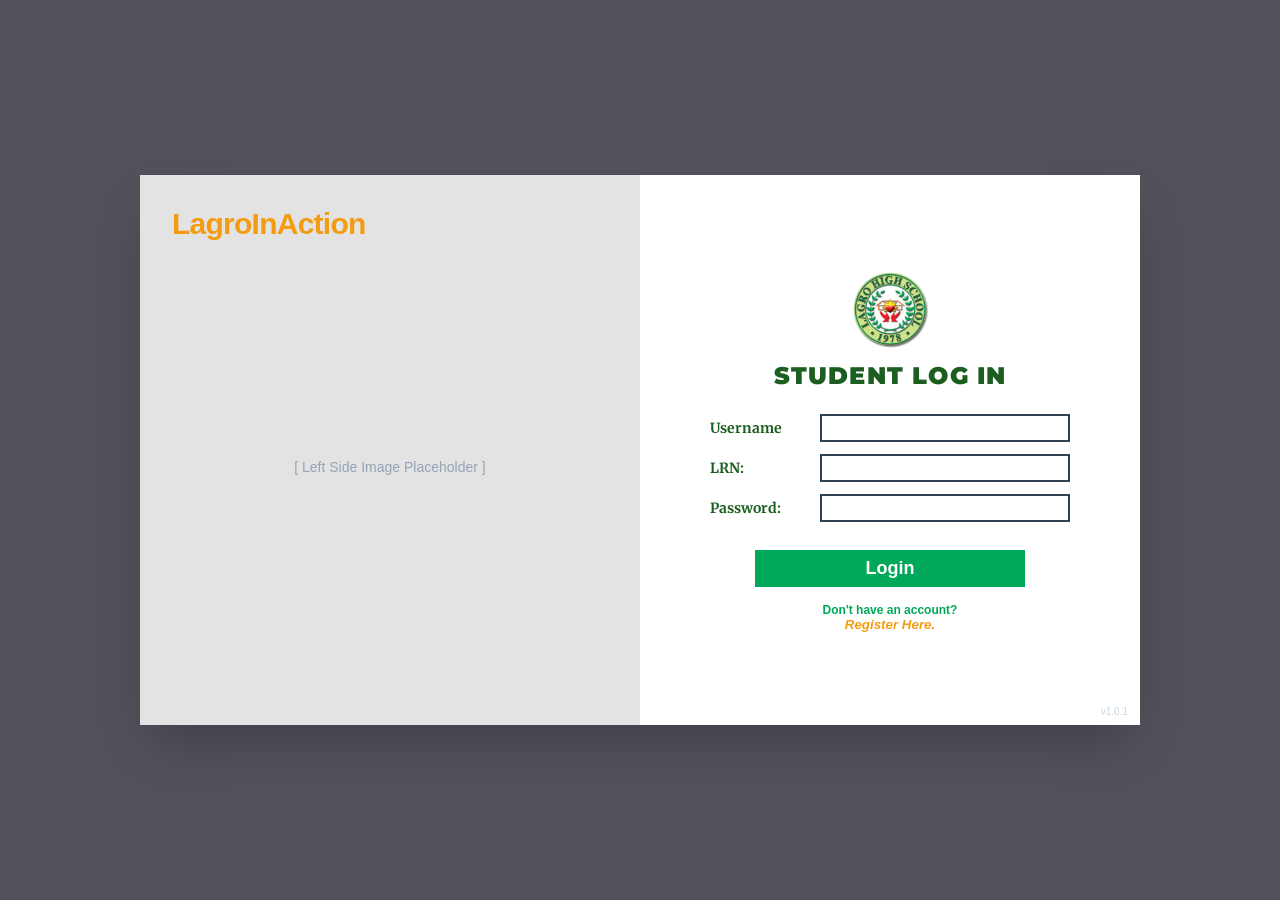
<file: Bullying System/Starting Page/index.html>
<!DOCTYPE html>
<html lang="en">
<head>
    <meta charset="UTF-8">
    <meta name="viewport" content="width=device-width, initial-scale=1.0">
    <title>LagroInAction - Auth Portal</title>
    <link rel="stylesheet" href="style.css">
</head>
<body>

    <!-- FLOATING MAIN CONTAINER -->
    <div class="main-container">
        
        <!-- ================= LEFT HALF: IMAGE PLACEHOLDER ================= -->
        <div class="left-panel">
            <div class="brand-title">LagroInAction</div>
            <div class="image-placeholder-text">[ Left Side Image Placeholder ]</div>
        </div>

        <!-- ================= RIGHT HALF: FORMS CONTAINER ================= -->
        <div class="right-panel">
            
            <!-- CIRCULAR SCHOOL LOGO -->
            <div class="logo-container">
                <img src="logo.png" 
                     alt="Lagro High School Logo">
            </div>

            <!-- ================= 1. STUDENT LOG IN FORM ================= -->
            <div id="studentLoginSection" class="form-section">
                <h2 class="form-title">STUDENT LOG IN</h2>

                <form onsubmit="event.preventDefault();" class="auth-form">
                    <div class="form-group">
                        <label class="form-label">Username</label>
                        <input type="text" required class="form-input">
                    </div>

                    <div class="form-group">
                        <label class="form-label">LRN:</label>
                        <input type="text" required class="form-input">
                    </div>

                    <div class="form-group">
                        <label class="form-label">Password:</label>
                        <input type="password" required class="form-input">
                    </div>

                    <div class="button-container">
                        <button type="submit" class="btn-submit">Login</button>
                    </div>
                </form>

                <div class="switch-link-container">
                    <span class="switch-text">Don't have an account?</span>
                    <button onclick="showForm('studentSignupSection')" class="btn-switch">Register Here.</button>
                </div>
            </div>

            <!-- ================= 2. STUDENT SIGN UP FORM ================= -->
            <div id="studentSignupSection" class="form-section hidden">
                <h2 class="form-title">STUDENT SIGN UP</h2>

                <form onsubmit="event.preventDefault();" class="auth-form">
                    <div class="form-group">
                        <label class="form-label form-label-wide">Full Name:</label>
                        <input type="text" required class="form-input">
                    </div>

                    <div class="form-group">
                        <label class="form-label form-label-wide">Username:</label>
                        <input type="text" required class="form-input">
                    </div>

                    <div class="form-group">
                        <label class="form-label form-label-wide">LRN:</label>
                        <input type="text" required class="form-input">
                    </div>

                    <div class="form-group">
                        <label class="form-label form-label-wide">Grade & Section:</label>
                        <input type="text" required class="form-input">
                    </div>

                    <div class="form-group">
                        <label class="form-label form-label-wide">Adviser:</label>
                        <input type="text" required class="form-input">
                    </div>

                    <div class="form-group">
                        <label class="form-label form-label-wide">Email:</label>
                        <input type="email" required class="form-input">
                    </div>

                    <div class="form-group">
                        <label class="form-label form-label-wide">Password:</label>
                        <input type="password" required class="form-input">
                    </div>

                    <div class="form-group">
                        <label class="form-label form-label-wide">Re-Enter Password:</label>
                        <input type="password" required class="form-input">
                    </div>

                    <div class="button-container">
                        <button type="submit" class="btn-submit">Register</button>
                    </div>
                </form>

                <div class="switch-link-container">
                    <span class="switch-text">Already have an account?</span>
                    <button onclick="showForm('studentLoginSection')" class="btn-switch">Login Here.</button>
                </div>
            </div>

            <!-- ================= 3. ADMIN LOG IN FORM ================= -->
            <div id="adminLoginSection" class="form-section hidden">
                <h2 class="form-title">ADMIN LOG IN</h2>

                <form onsubmit="event.preventDefault();" class="auth-form">
                    <div class="form-group">
                        <label class="form-label">User:</label>
                        <input type="text" required class="form-input">
                    </div>

                    <div class="form-group">
                        <label class="form-label">Password:</label>
                        <input type="password" required class="form-input">
                    </div>

                    <div class="button-container">
                        <button type="submit" class="btn-submit">Login</button>
                    </div>
                </form>

                <div class="switch-link-container">
                    <span class="switch-text">Not an admin?</span>
                    <button onclick="showForm('studentLoginSection')" class="btn-switch">Back to Student Log In.</button>
                </div>
            </div>

            <!-- Secret trigger for Admin Portal -->
            <button onclick="showForm('adminLoginSection')" class="secret-admin-trigger">
                v1.0.1
            </button>

        </div>
    </div>

    <script src="app.js"></script>
</body>
</html>
</file>
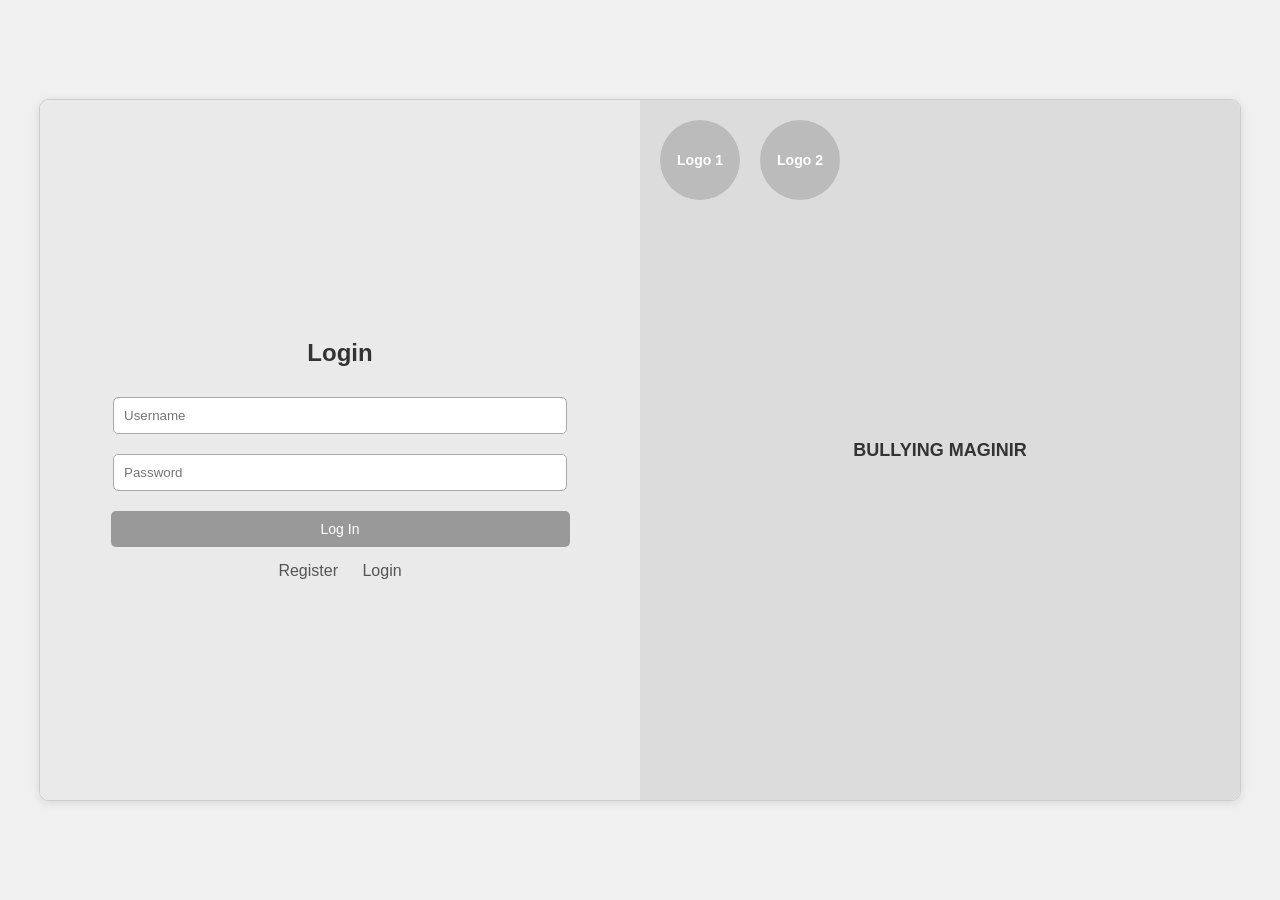
<file: Bullying System/Starting Page/login.html>
<!DOCTYPE html>
<html lang="en">
<head>
  <meta charset="UTF-8">
  <title>School Bullying Reporting System</title>
  <style>
    body {
      font-family: Arial, sans-serif;
      background: #f0f0f0; 
      margin: 0;
      height: 100vh;
      display: flex;
      justify-content: center;
      align-items: center;
    }

    .container {
      display: flex;
      width: 1200px; 
      height: 700px;  
      border: 1px solid #ccc;
      border-radius: 10px;
      overflow: hidden;
      box-shadow: 0px 2px 10px rgba(0,0,0,0.1);
      transition: all 0.6s ease;
      background: #fff;
    }

    .form-box, .image-box {
      flex: 1;
      padding: 30px;
    }

    .form-box {
      background: #eaeaea; 
      display: flex;
      flex-direction: column;
      justify-content: center;
      align-items: center;
    }

    .form-box h2 {
      margin-bottom: 20px;
      color: #333;
      text-align: center;
    }

    .form-box form {
      display: flex;
      flex-direction: column;
      align-items: center;
      width: 100%;
    }

    .form-box input {
      width: 80%;
      padding: 10px;
      margin: 10px 0;
      border: 1px solid #aaa;
      border-radius: 5px;
      text-align: left;
    }

    .form-box button {
      width: 85%;
      padding: 10px;
      background: #999;
      border: none;
      border-radius: 5px;
      color: white;
      font-size: 14px;
      cursor: pointer;
      margin-top: 10px;
    }

    .form-box button:hover {
      background: #777;
    }

    .links {
      margin-top: 15px;
      text-align: center;
    }

    .links a {
      text-decoration: none;
      color: #555;
      margin: 0 10px;
      cursor: pointer;
    }

    .links a:hover {
      text-decoration: underline;
    }

    .image-box {
      background: #dcdcdc; 
      position: relative; 
      display: flex;
      justify-content: center;
      align-items: center;
      color: #333;
      font-size: 18px;
      font-weight: bold;
    }

    .logo {
      position: absolute;
      top: 20px;
      width: 80px;
      height: 80px;
      background: #bbb;
      border-radius: 50%;
      display: flex;
      justify-content: center;
      align-items: center;
      font-size: 14px;
      color: #fff;
    }

    .logo1 {
      left: 20px;
    }

    .logo2 {
      left: 120px; 
    }

    .switched {
      flex-direction: row-reverse;
      transform: translateX(20px); 
    }
  </style>
</head>
<body>
  <div class="container" id="container">
    <!-- Form Section -->
    <div class="form-box">
      <h2 id="form-title">Login</h2>
      <form id="form">
        <input type="text" placeholder="Username" required>
        <input type="password" placeholder="Password" required>
        <button type="submit">Log In</button>
      </form>
      <div class="links">
        <a onclick="switchForm('register')">Register</a>
        <a onclick="switchForm('login')">Login</a>
      </div>
    </div>

    <!-- Image Section -->
    <div class="image-box">
      <div class="logo logo1">Logo 1</div>
      <div class="logo logo2">Logo 2</div>
      <p>BULLYING MAGINIR</p>
    </div>
  </div>

  <script>
    function switchForm(type) {
      const container = document.getElementById('container');
      const formTitle = document.getElementById('form-title');
      const form = document.getElementById('form');

      if (type === 'register') {
        container.classList.add('switched');
        formTitle.textContent = "Register";
        form.innerHTML = `
          <input type="text" placeholder="Full Name" required>
          <input type="text" placeholder="Username" required>
          <input type="text" placeholder="LRN" required>
          <input type="password" placeholder="Password" required>
          <input type="password" placeholder="Re-enter Password" required>
          <button type="submit">Register</button>
        `;
      } else {
        container.classList.remove('switched');
        formTitle.textContent = "Login";
        form.innerHTML = `
          <input type="text" placeholder="Username" required>
          <input type="password" placeholder="Password" required>
          <button type="submit">Log In</button>
        `;
      }
    }
  </script>
</body>
</html>
</file>
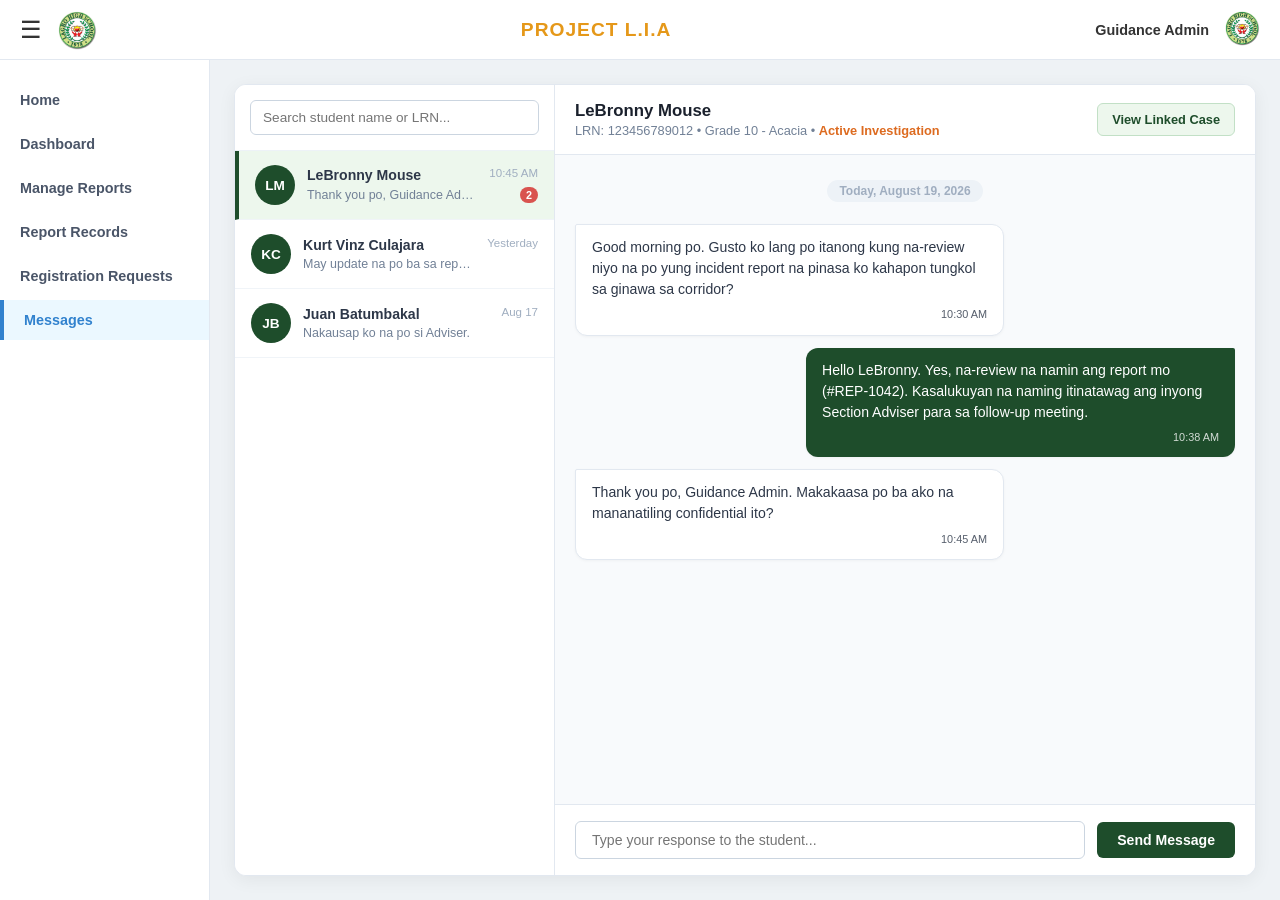
<file: Bullying System/Admin Page/Admin Chat/adminmessage.html>
<!DOCTYPE html>
<html lang="en">
<head>
    <meta charset="UTF-8">
    <meta name="viewport" content="width=device-width, initial-scale=1.0">
    <title>LagroInAction - Admin Messages</title>
    <link rel="stylesheet" href="adminmessage.css">
</head>
<body>

    <!-- TOP NAVIGATION BAR -->
    <header class="topbar">
        <div class="topbar-left">
            <button onclick="toggleSidebar()" class="menu-btn" title="Toggle Menu">☰</button>
            <img src="logo.png" alt="School Logo" class="topbar-logo">
        </div>

        <div class="topbar-center">
            PROJECT L.I.A
        </div>

        <div class="topbar-right">
            <span class="user-name">Guidance Admin</span>
            <div class="profile-link">
                <img src="logo.png" alt="Admin Profile" class="profile-pic">
            </div>
        </div>
    </header>

    <!-- MAIN BODY CONTAINER -->
    <div class="app-body">

        <!-- FIXED SIDEBAR -->
        <aside id="sidebar" class="sidebar">
            <ul class="nav-list">
                <li class="nav-item"><a href="../homepage/homepage.html">Home</a></li>
                <li class="nav-item"><a href="../dashboard/admin.html">Dashboard</a></li>
                <li class="nav-item"><a href="../Manage Reports/manage.html">Manage Reports</a></li>
                <li class="nav-item"><a href="../Report Records/reportrecords.html">Report Records</a></li>
                <li class="nav-item"><a href="../Request Account/requestregister.html">Registration Requests</a></li>
                <li class="nav-item active"><a href="adminmessage.html">Messages</a></li>
            </ul>
        </aside>

        <!-- MAIN CONTENT AREA WITH FLOATING CARD WRAPPER -->
        <main class="main-content">
            <div class="chat-card">

                <!-- INBOX SIDEBAR (STUDENT LIST) -->
                <div class="chat-sidebar">
                    <div class="chat-search-box">
                        <input type="text" id="studentSearch" placeholder="Search student name or LRN..." onkeyup="filterStudents()">
                    </div>

                    <div class="student-list" id="studentList">
                        <!-- STUDENT ITEM 1 -->
                        <div class="student-item active" onclick="selectStudent(1, 'LeBronny Mouse', '123456789012', 'Grade 10 - Acacia', 'Active Investigation', event)">
                            <div class="student-avatar">LM</div>
                            <div class="student-info">
                                <div class="student-top">
                                    <span class="student-name">LeBronny Mouse</span>
                                    <span class="chat-time">10:45 AM</span>
                                </div>
                                <div class="student-bottom">
                                    <span class="last-msg">Thank you po, Guidance Admin.</span>
                                    <span class="unread-badge">2</span>
                                </div>
                            </div>
                        </div>

                        <!-- STUDENT ITEM 2 -->
                        <div class="student-item" onclick="selectStudent(2, 'Kurt Vinz Culajara', '123456789011', 'Grade 11 - Bill Gates', 'Pending Review', event)">
                            <div class="student-avatar">KC</div>
                            <div class="student-info">
                                <div class="student-top">
                                    <span class="student-name">Kurt Vinz Culajara</span>
                                    <span class="chat-time">Yesterday</span>
                                </div>
                                <div class="student-bottom">
                                    <span class="last-msg">May update na po ba sa report ko?</span>
                                </div>
                            </div>
                        </div>

                        <!-- STUDENT ITEM 3 -->
                        <div class="student-item" onclick="selectStudent(3, 'Juan Batumbakal', '987654321098', 'Grade 11 - Alan Turing', 'Resolved Case', event)">
                            <div class="student-avatar">JB</div>
                            <div class="student-info">
                                <div class="student-top">
                                    <span class="student-name">Juan Batumbakal</span>
                                    <span class="chat-time">Aug 17</span>
                                </div>
                                <div class="student-bottom">
                                    <span class="last-msg">Nakausap ko na po si Adviser.</span>
                                </div>
                            </div>
                        </div>
                    </div>
                </div>

                <!-- CHAT MAIN WORKSPACE -->
                <div class="chat-main">
                    
                    <!-- CHAT HEADER -->
                    <div class="chat-header">
                        <div class="active-student-details">
                            <h3 id="activeStudentName">LeBronny Mouse</h3>
                            <p id="activeStudentSub">LRN: 123456789012 • Grade 10 - Acacia • <span class="status-tag">Active Investigation</span></p>
                        </div>
                        <button class="btn btn-scan" onclick="viewCaseDetails()">View Linked Case</button>
                    </div>

                    <!-- CHAT MESSAGES THREAD -->
                    <div class="chat-messages" id="chatMessages">
                        <div class="system-date">Today, August 19, 2026</div>

                        <!-- STUDENT MESSAGE -->
                        <div class="message msg-incoming">
                            <div class="msg-bubble">
                                Good morning po. Gusto ko lang po itanong kung na-review niyo na po yung incident report na pinasa ko kahapon tungkol sa ginawa sa corridor?
                                <span class="msg-time">10:30 AM</span>
                            </div>
                        </div>

                        <!-- ADMIN MESSAGE -->
                        <div class="message msg-outgoing">
                            <div class="msg-bubble">
                                Hello LeBronny. Yes, na-review na namin ang report mo (#REP-1042). Kasalukuyan na naming itinatawag ang inyong Section Adviser para sa follow-up meeting.
                                <span class="msg-time">10:38 AM</span>
                            </div>
                        </div>

                        <!-- STUDENT MESSAGE -->
                        <div class="message msg-incoming">
                            <div class="msg-bubble">
                                Thank you po, Guidance Admin. Makakaasa po ba ako na mananatiling confidential ito?
                                <span class="msg-time">10:45 AM</span>
                            </div>
                        </div>
                    </div>

                    <!-- CHAT INPUT AREA -->
                    <form class="chat-input-area" onsubmit="sendMessage(event)">
                        <input type="text" id="messageInput" placeholder="Type your response to the student..." required autocomplete="off">
                        <button type="submit" class="btn-send">Send Message</button>
                    </form>

                </div>

            </div>
        </main>
    </div>

    <script src="adminmessage.js"></script>
</body>
</html>
</file>
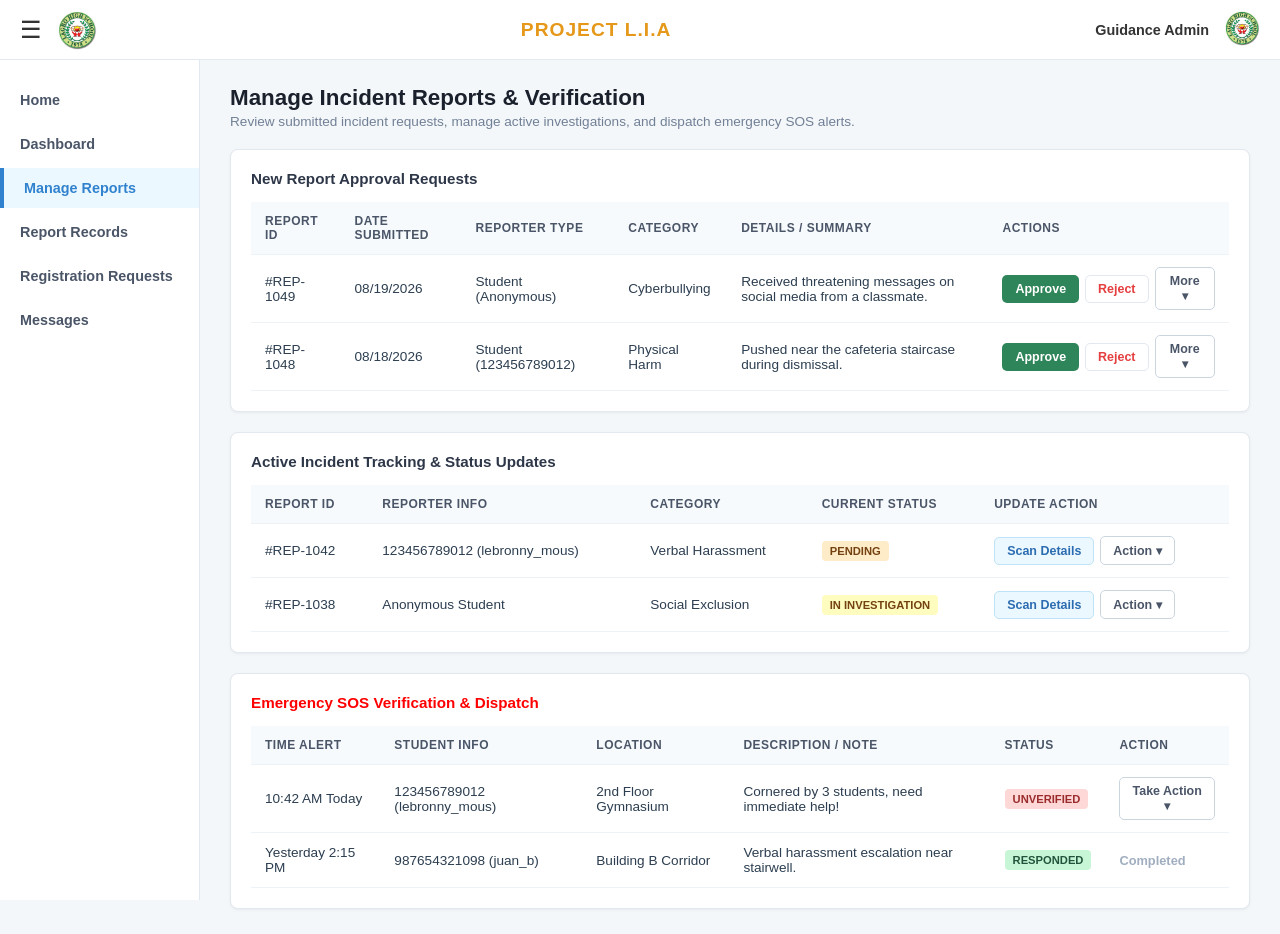
<file: Bullying System/Admin Page/Manage Reports/manage.html>
<!DOCTYPE html>
<html lang="en">
<head>
    <meta charset="UTF-8">
    <meta name="viewport" content="width=device-width, initial-scale=1.0">
    <title>LagroInAction - Manage Reports</title>
    <link rel="stylesheet" href="manage.css">
</head>
<body>

    <!-- TOP NAVIGATION BAR -->
    <header class="topbar">
        <div class="topbar-left">
            <button onclick="toggleSidebar()" class="menu-btn" title="Toggle Menu">☰</button>
            <img src="logo.png" alt="School Logo" class="topbar-logo">
        </div>

        <div class="topbar-center">
            PROJECT L.I.A
        </div>

        <div class="topbar-right">
            <span class="user-name">Guidance Admin</span>
            <div class="profile-link">
                <img src="logo.png" alt="Admin Profile" class="profile-pic">
            </div>
        </div>
    </header>

    <!-- MAIN BODY CONTAINER -->
    <div class="app-body">

        <!-- FIXED SIDEBAR (MATCHES ADMIN DASHBOARD STYLE) -->
        <aside id="sidebar" class="sidebar">
            <ul class="nav-list">
                <li class="nav-item"><a href="../homepage/homepage.html">Home</a></li>
                <li class="nav-item"><a href="../dashboard/admin.html">Dashboard</a></li>
                <li class="nav-item active"><a href="manage.html">Manage Reports</a></li>
                <li class="nav-item"><a href="../Report Records/reportrecords.html">Report Records</a></li>
                <li class="nav-item"><a href="../Request Account/requestregister.html">Registration Requests</a></li>
                <li class="nav-item"><a href="../Admin Chat/adminmessage.html">Messages</a></li>
            </ul>
        </aside>

        <!-- MAIN CONTENT AREA -->
        <main class="main-content">

            <div class="dashboard-header">
                <h2>Manage Incident Reports & Verification</h2>
                <p>Review submitted incident requests, manage active investigations, and dispatch emergency SOS alerts.</p>
            </div>

            <!-- TABLE 1: REPORT REQUEST APPROVALS -->
            <section class="table-card">
                <div class="table-card-header">
                    <h3>New Report Approval Requests</h3>
                </div>
                <div class="table-responsive">
                    <table class="data-table">
                        <thead>
                            <tr>
                                <th>Report ID</th>
                                <th>Date Submitted</th>
                                <th>Reporter Type</th>
                                <th>Category</th>
                                <th>Details / Summary</th>
                                <th>Actions</th>
                            </tr>
                        </thead>
                        <tbody>
                            <tr>
                                <td>#REP-1049</td>
                                <td>08/19/2026</td>
                                <td>Student (Anonymous)</td>
                                <td>Cyberbullying</td>
                                <td>Received threatening messages on social media from a classmate.</td>
                                <td>
                                    <div class="action-buttons">
                                        <button class="btn btn-approve" onclick="approveReport(this)">Approve</button>
                                        <button class="btn btn-reject" onclick="rejectReport(this)">Reject</button>
                                        
                                        <div class="dropdown">
                                            <button class="btn btn-more" onclick="toggleDropdown(this)">More ▾</button>
                                            <div class="dropdown-menu">
                                                <button onclick="suspendStudent('#REP-1049')">Suspend Reporter</button>
                                                <button class="danger-item" onclick="banStudent('#REP-1049')">Ban Account</button>
                                            </div>
                                        </div>
                                    </div>
                                </td>
                            </tr>
                            <tr>
                                <td>#REP-1048</td>
                                <td>08/18/2026</td>
                                <td>Student (123456789012)</td>
                                <td>Physical Harm</td>
                                <td>Pushed near the cafeteria staircase during dismissal.</td>
                                <td>
                                    <div class="action-buttons">
                                        <button class="btn btn-approve" onclick="approveReport(this)">Approve</button>
                                        <button class="btn btn-reject" onclick="rejectReport(this)">Reject</button>
                                        
                                        <div class="dropdown">
                                            <button class="btn btn-more" onclick="toggleDropdown(this)">More ▾</button>
                                            <div class="dropdown-menu">
                                                <button onclick="suspendStudent('#REP-1048')">Suspend Reporter</button>
                                                <button class="danger-item" onclick="banStudent('#REP-1048')">Ban Account</button>
                                            </div>
                                        </div>
                                    </div>
                                </td>
                            </tr>
                        </tbody>
                    </table>
                </div>
            </section>

            <!-- TABLE 2: PENDING & IN INVESTIGATION REPORTS -->
            <section class="table-card">
                <div class="table-card-header">
                    <h3>Active Incident Tracking & Status Updates</h3>
                </div>
                <div class="table-responsive">
                    <table class="data-table">
                        <thead>
                            <tr>
                                <th>Report ID</th>
                                <th>Reporter Info</th>
                                <th>Category</th>
                                <th>Current Status</th>
                                <th>Update Action</th>
                            </tr>
                        </thead>
                        <tbody>
                            <!-- KNOWN REPORTER ROW -->
                            <tr>
                                <td>#REP-1042</td>
                                <td>123456789012 (lebronny_mous)</td>
                                <td>Verbal Harassment</td>
                                <td><span class="badge badge-warning">PENDING</span></td>
                                <td>
                                    <div class="action-buttons">
                                        <button class="btn btn-scan" onclick="openReportModal('known')">Scan Details</button>
                                        
                                        <!-- DROPDOWN FOR STATUS & MESSAGE -->
                                        <div class="dropdown">
                                            <button class="btn btn-more" onclick="toggleDropdown(this)">Action ▾</button>
                                            <div class="dropdown-menu">
                                                <button onclick="updateStatus(this, 'Investigation')">Mark Investigating</button>
                                                <button onclick="updateStatus(this, 'Resolved')">Mark Resolved</button>
                                                <button onclick="window.location.href='admin-message.html'">Message Student</button>
                                            </div>
                                        </div>
                                    </div>
                                </td>
                            </tr>
                            <!-- ANONYMOUS REPORTER ROW -->
                            <tr>
                                <td>#REP-1038</td>
                                <td>Anonymous Student</td>
                                <td>Social Exclusion</td>
                                <td><span class="badge badge-orange">IN INVESTIGATION</span></td>
                                <td>
                                    <div class="action-buttons">
                                        <button class="btn btn-scan" onclick="openReportModal('anon')">Scan Details</button>
                                        
                                        <!-- DROPDOWN FOR STATUS & MESSAGE -->
                                        <div class="dropdown">
                                            <button class="btn btn-more" onclick="toggleDropdown(this)">Action ▾</button>
                                            <div class="dropdown-menu">
                                                <button onclick="updateStatus(this, 'Resolved')">Mark Resolved</button>
                                                <button onclick="window.location.href='admin-message.html'">Message Student</button>
                                            </div>
                                        </div>
                                    </div>
                                </td>
                            </tr>
                        </tbody>
                    </table>
                </div>
            </section>

            <!-- TABLE 3: SOS EMERGENCY ALERTS -->
            <section class="table-card border-card-danger">
                <div class="table-card-header">
                    <h3 class="sos">Emergency SOS Verification & Dispatch</h3>
                </div>
                <div class="table-responsive">
                    <table class="data-table">
                        <thead>
                            <tr>
                                <th>Time Alert</th>
                                <th>Student Info</th>
                                <th>Location</th>
                                <th>Description / Note</th>
                                <th>Status</th>
                                <th>Action</th>
                            </tr>
                        </thead>
                        <tbody>
                            <tr>
                                <td>10:42 AM Today</td>
                                <td>123456789012 (lebronny_mous)</td>
                                <td>2nd Floor Gymnasium</td>
                                <td>Cornered by 3 students, need immediate help!</td>
                                <td><span class="badge badge-danger">UNVERIFIED</span></td>
                                <td>
                                    <div class="action-buttons">
                                        <!-- DROPDOWN FOR SOS ACTIONS -->
                                        <div class="dropdown">
                                            <button class="btn btn-more" onclick="toggleDropdown(this)">Take Action ▾</button>
                                            <div class="dropdown-menu">
                                                <button class="danger-item" onclick="dispatchSOS(this)">Dispatch Guard</button>
                                                <button onclick="respondSOS(this)">Mark Responded</button>
                                            </div>
                                        </div>
                                    </div>
                                </td>
                            </tr>
                            <tr>
                                <td>Yesterday 2:15 PM</td>
                                <td>987654321098 (juan_b)</td>
                                <td>Building B Corridor</td>
                                <td>Verbal harassment escalation near stairwell.</td>
                                <td><span class="badge badge-success">RESPONDED</span></td>
                                <td>
                                    <span class="text-muted">Completed</span>
                                </td>
                            </tr>
                        </tbody>
                    </table>
                </div>
            </section>

        </main>
    </div>

    <!-- MODAL POPUP FOR SCANNING REPORT DETAILS -->
    <div id="reportModal" class="modal-overlay" onclick="closeModalOnOverlay(event)">
        <div class="modal-content">
            <div class="modal-header">
                <h3 id="modalCaseNo">REPORT CASE NO. #REP-1042</h3>
                <button class="modal-close" onclick="closeReportModal()">&times;</button>
            </div>

            <!-- ACCOUNT INFO SECTION -->
            <div id="accountInfoSection" class="modal-section">
                <h4 class="section-title">Student Account Details</h4>
                <div class="info-grid">
                    <div><strong>Full Name:</strong> <span id="accFullName">LeBronny Mouse</span></div>
                    <div><strong>Grade & Section:</strong> <span id="accGradeSec">Grade 10 - Acacia</span></div>
                    <div><strong>Username:</strong> <span id="accUsername">lebronny_mous</span></div>
                    <div><strong>Adviser:</strong> <span id="accAdviser">Mrs. Santos</span></div>
                    <div><strong>LRN:</strong> <span id="accLRN">123456789012</span></div>
                    <div><strong>Email:</strong> <span id="accEmail">lebronny@lagroschool.edu.ph</span></div>
                </div>
            </div>

            <hr class="modal-divider" id="modalDivider">

            <!-- SUBMITTED INCIDENT REPORT INFO SECTION -->
            <div class="modal-section">
                <h4 class="section-title">Incident Report Details</h4>
                <div class="info-grid">
                    <div><strong>Category of Bullying:</strong> <span id="repCategory">Verbal Harassment</span></div>
                    <div><strong>Date & Time:</strong> <span id="repDateTime">August 18, 2026 - 10:30 AM</span></div>
                    <div class="grid-span-2"><strong>Location:</strong> <span id="repLocation">2nd Floor Building B Corridor</span></div>
                </div>
                <div class="description-box">
                    <strong>Description:</strong>
                    <p id="repDescription">Student was repeatedly mocked and threatened by a group of classmates during recess near the stairwell.</p>
                </div>
            </div>

            <div class="modal-footer">
                <button class="btn btn-reject" onclick="closeReportModal()">Close</button>
            </div>
        </div>
    </div>

    <script src="manage.js"></script>
</body>
</html>
</file>
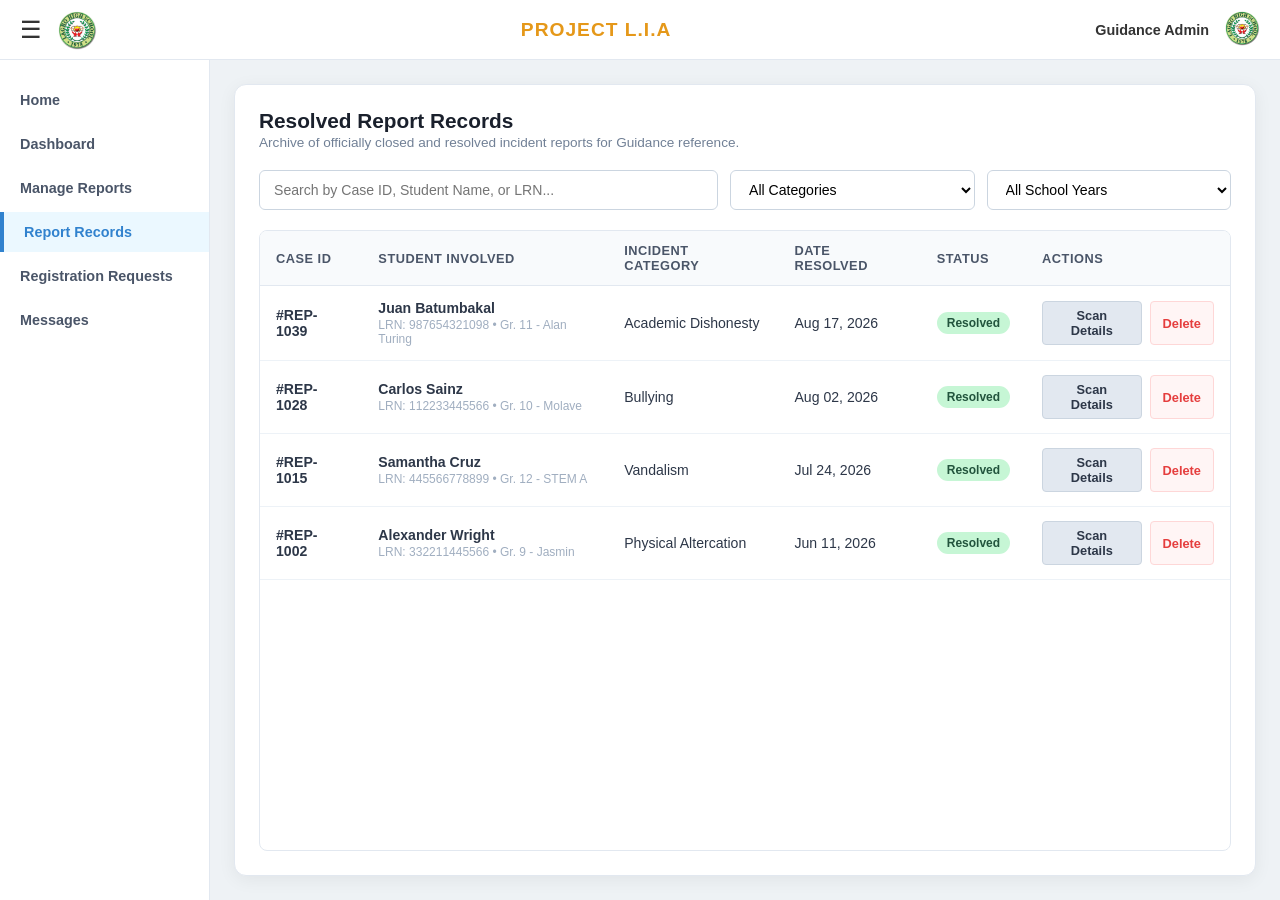
<file: Bullying System/Admin Page/Report Records/reportrecords.html>
<!DOCTYPE html>
<html lang="en">
<head>
    <meta charset="UTF-8">
    <meta name="viewport" content="width=device-width, initial-scale=1.0">
    <title>LagroInAction - Report Records</title>
    <link rel="stylesheet" href="reportrecords.css">
</head>
<body>

    <!-- TOP NAVIGATION BAR -->
    <header class="topbar">
        <div class="topbar-left">
            <button onclick="toggleSidebar()" class="menu-btn" title="Toggle Menu">☰</button>
            <img src="logo.png" alt="School Logo" class="topbar-logo">
        </div>

        <div class="topbar-center">
            PROJECT L.I.A
        </div>

        <div class="topbar-right">
            <span class="user-name">Guidance Admin</span>
            <div class="profile-link">
                <img src="logo.png" alt="Admin Profile" class="profile-pic">
            </div>
        </div>
    </header>

    <!-- MAIN BODY CONTAINER -->
    <div class="app-body">

        <!-- FIXED SIDEBAR -->
        <aside id="sidebar" class="sidebar">
            <ul class="nav-list">
                <li class="nav-item"><a href="../homepage/homepage.html">Home</a></li>
                <li class="nav-item"><a href="../dashboard/admin.html">Dashboard</a></li>
                <li class="nav-item"><a href="../Manage Reports/manage.html">Manage Reports</a></li>
                <li class="nav-item active"><a href="reportrecords.html">Report Records</a></li>
                <li class="nav-item"><a href="../Request Account/requestregister.html">Registration Requests</a></li>
                <li class="nav-item"><a href="../Admin Chat/adminmessage.html">Messages</a></li>
            </ul>
        </aside>

        <!-- MAIN CONTENT AREA WITH FLOATING CARD WRAPPER -->
        <main class="main-content">
            <div class="records-card">

                <!-- CARD HEADER -->
                <div class="card-header">
                    <div class="header-titles">
                        <h2>Resolved Report Records</h2>
                        <p>Archive of officially closed and resolved incident reports for Guidance reference.</p>
                    </div>
                </div>

                <!-- FILTER BAR -->
                <div class="filter-bar">
                    <input type="text" id="searchInput" placeholder="Search by Case ID, Student Name, or LRN..." onkeyup="filterRecords()">
                    
                    <select id="categoryFilter" onchange="filterRecords()">
                        <option value="ALL">All Categories</option>
                        <option value="Bullying">Bullying</option>
                        <option value="Vandalism">Vandalism</option>
                        <option value="Academic Dishonesty">Academic Dishonesty</option>
                        <option value="Physical Altercation">Physical Altercation</option>
                    </select>

                    <select id="yearFilter" onchange="filterRecords()">
                        <option value="ALL">All School Years</option>
                        <option value="2026">S.Y. 2026 - 2027</option>
                        <option value="2025">S.Y. 2025 - 2026</option>
                    </select>
                </div>

                <!-- TABLE CONTAINER -->
                <div class="table-container">
                    <table class="records-table">
                        <thead>
                            <tr>
                                <th>Case ID</th>
                                <th>Student Involved</th>
                                <th>Incident Category</th>
                                <th>Date Resolved</th>
                                <th>Status</th>
                                <th>Actions</th>
                            </tr>
                        </thead>
                        <tbody id="recordsTableBody">
                            <tr id="row-REP-1039">
                                <td class="case-id">#REP-1039</td>
                                <td>
                                    <div class="student-name">Juan Batumbakal</div>
                                    <div class="student-sub">LRN: 987654321098 • Gr. 11 - Alan Turing</div>
                                </td>
                                <td>Academic Dishonesty</td>
                                <td>Aug 17, 2026</td>
                                <td><span class="badge badge-success">Resolved</span></td>
                                <td>
                                    <div class="action-buttons">
                                        <button class="btn-action btn-view" onclick="viewRecord({
                                            caseId: '#REP-1039',
                                            fullName: 'Juan Batumbakal',
                                            gradeSection: 'Grade 11 - Alan Turing',
                                            username: 'juan_batumbakal',
                                            adviser: 'Mr. Santos',
                                            lrn: '987654321098',
                                            email: 'juan.batumbakal@lagroschool.edu.ph',
                                            category: 'Academic Dishonesty',
                                            dateTime: 'August 15, 2026 - 09:15 AM',
                                            location: 'Room 304 - Examination Hall',
                                            description: 'Student was caught utilizing unauthorized digital notes during the 1st Quarter Examinations. Case mediated with parents and subject teacher.'
                                        })">Scan Details</button>
                                        <button class="btn-action btn-delete" onclick="deleteRecord('row-REP-1039', '#REP-1039')">Delete</button>
                                    </div>
                                </td>
                            </tr>
                            <tr id="row-REP-1028">
                                <td class="case-id">#REP-1028</td>
                                <td>
                                    <div class="student-name">Carlos Sainz</div>
                                    <div class="student-sub">LRN: 112233445566 • Gr. 10 - Molave</div>
                                </td>
                                <td>Bullying</td>
                                <td>Aug 02, 2026</td>
                                <td><span class="badge badge-success">Resolved</span></td>
                                <td>
                                    <div class="action-buttons">
                                        <button class="btn-action btn-view" onclick="viewRecord({
                                            caseId: '#REP-1028',
                                            fullName: 'Carlos Sainz',
                                            gradeSection: 'Grade 10 - Molave',
                                            username: 'carlos_sainz',
                                            adviser: 'Mrs. Cruz',
                                            lrn: '112233445566',
                                            email: 'carlos.sainz@lagroschool.edu.ph',
                                            category: 'Verbal Harassment',
                                            dateTime: 'August 01, 2026 - 01:30 PM',
                                            location: 'Main Quadrangle',
                                            description: 'Verbal conflict reported in the hallway during lunch period. Both parties participated in a restorative justice counseling session.'
                                        })">Scan Details</button>
                                        <button class="btn-action btn-delete" onclick="deleteRecord('row-REP-1028', '#REP-1028')">Delete</button>
                                    </div>
                                </td>
                            </tr>
                            <tr id="row-REP-1015">
                                <td class="case-id">#REP-1015</td>
                                <td>
                                    <div class="student-name">Samantha Cruz</div>
                                    <div class="student-sub">LRN: 445566778899 • Gr. 12 - STEM A</div>
                                </td>
                                <td>Vandalism</td>
                                <td>Jul 24, 2026</td>
                                <td><span class="badge badge-success">Resolved</span></td>
                                <td>
                                    <div class="action-buttons">
                                        <button class="btn-action btn-view" onclick="viewRecord({
                                            caseId: '#REP-1015',
                                            fullName: 'Samantha Cruz',
                                            gradeSection: 'Grade 12 - STEM A',
                                            username: 'samantha_cruz',
                                            adviser: 'Dr. Reyes',
                                            lrn: '445566778899',
                                            email: 'samantha.cruz@lagroschool.edu.ph',
                                            category: 'Property Damage',
                                            dateTime: 'July 22, 2026 - 03:45 PM',
                                            location: '2nd Floor Science Lab 2',
                                            description: 'Property damage recorded on laboratory desk. Full restitution made by student along with a formal written apology.'
                                        })">Scan Details</button>
                                        <button class="btn-action btn-delete" onclick="deleteRecord('row-REP-1015', '#REP-1015')">Delete</button>
                                    </div>
                                </td>
                            </tr>
                            <tr id="row-REP-1002">
                                <td class="case-id">#REP-1002</td>
                                <td>
                                    <div class="student-name">Alexander Wright</div>
                                    <div class="student-sub">LRN: 332211445566 • Gr. 9 - Jasmin</div>
                                </td>
                                <td>Physical Altercation</td>
                                <td>Jun 11, 2026</td>
                                <td><span class="badge badge-success">Resolved</span></td>
                                <td>
                                    <div class="action-buttons">
                                        <button class="btn-action btn-view" onclick="viewRecord({
                                            caseId: '#REP-1002',
                                            fullName: 'Alexander Wright',
                                            gradeSection: 'Grade 9 - Jasmin',
                                            username: 'alexander_wright',
                                            adviser: 'Mr. Garcia',
                                            lrn: '332211445566',
                                            email: 'alex.wright@lagroschool.edu.ph',
                                            category: 'Physical Conflict',
                                            dateTime: 'June 09, 2026 - 10:00 AM',
                                            location: 'Gymnasium Backstage',
                                            description: 'Physical dispute occurred during P.E. class. Parent-Teacher conference held and 3-day behavioral monitoring completed.'
                                        })">Scan Details</button>
                                        <button class="btn-action btn-delete" onclick="deleteRecord('row-REP-1002', '#REP-1002')">Delete</button>
                                    </div>
                                </td>
                            </tr>
                        </tbody>
                    </table>
                </div>

            </div>
        </main>
    </div>

    <!-- REPORT CASE SCAN MODAL -->
    <div id="reportModal" class="modal-overlay">
        <div class="modal-card">
            
            <div class="modal-header">
                <h3 id="modalCaseTitle">REPORT CASE NO. #REP-0000</h3>
                <button class="modal-close-x" onclick="closeModal()">&times;</button>
            </div>
            
            <div class="modal-body">
                
                <!-- SECTION 1: STUDENT ACCOUNT DETAILS -->
                <div class="modal-section-title">STUDENT ACCOUNT DETAILS</div>
                
                <div class="modal-grid-2col">
                    <div class="detail-item">
                        <span class="detail-label">Full Name:</span>
                        <span class="detail-val" id="modalFullName">-</span>
                    </div>
                    <div class="detail-item">
                        <span class="detail-label">Grade & Section:</span>
                        <span class="detail-val" id="modalGradeSection">-</span>
                    </div>
                    <div class="detail-item">
                        <span class="detail-label">Username:</span>
                        <span class="detail-val" id="modalUsername">-</span>
                    </div>
                    <div class="detail-item">
                        <span class="detail-label">Adviser:</span>
                        <span class="detail-val" id="modalAdviser">-</span>
                    </div>
                    <div class="detail-item">
                        <span class="detail-label">LRN:</span>
                        <span class="detail-val" id="modalLrn">-</span>
                    </div>
                    <div class="detail-item">
                        <span class="detail-label">Email:</span>
                        <span class="detail-val" id="modalEmail">-</span>
                    </div>
                </div>

                <!-- SECTION 2: INCIDENT REPORT DETAILS -->
                <div class="modal-section-title">INCIDENT REPORT DETAILS</div>

                <div class="modal-grid-2col">
                    <div class="detail-item">
                        <span class="detail-label">Category of Bullying:</span>
                        <span class="detail-val" id="modalCategory">-</span>
                    </div>
                    <div class="detail-item">
                        <span class="detail-label">Date & Time:</span>
                        <span class="detail-val" id="modalDateTime">-</span>
                    </div>
                    <div class="detail-item col-span-2">
                        <span class="detail-label">Location:</span>
                        <span class="detail-val" id="modalLocation">-</span>
                    </div>
                </div>

                <!-- DESCRIPTION BOX -->
                <div class="description-box">
                    <div class="desc-label">Description:</div>
                    <div class="desc-text" id="modalDescription">-</div>
                </div>

            </div>

            <div class="modal-footer">
                <button class="btn-close-modal" onclick="closeModal()">Close</button>
            </div>

        </div>
    </div>

    <script src="reportrecords.js"></script>
</body>
</html>
</file>
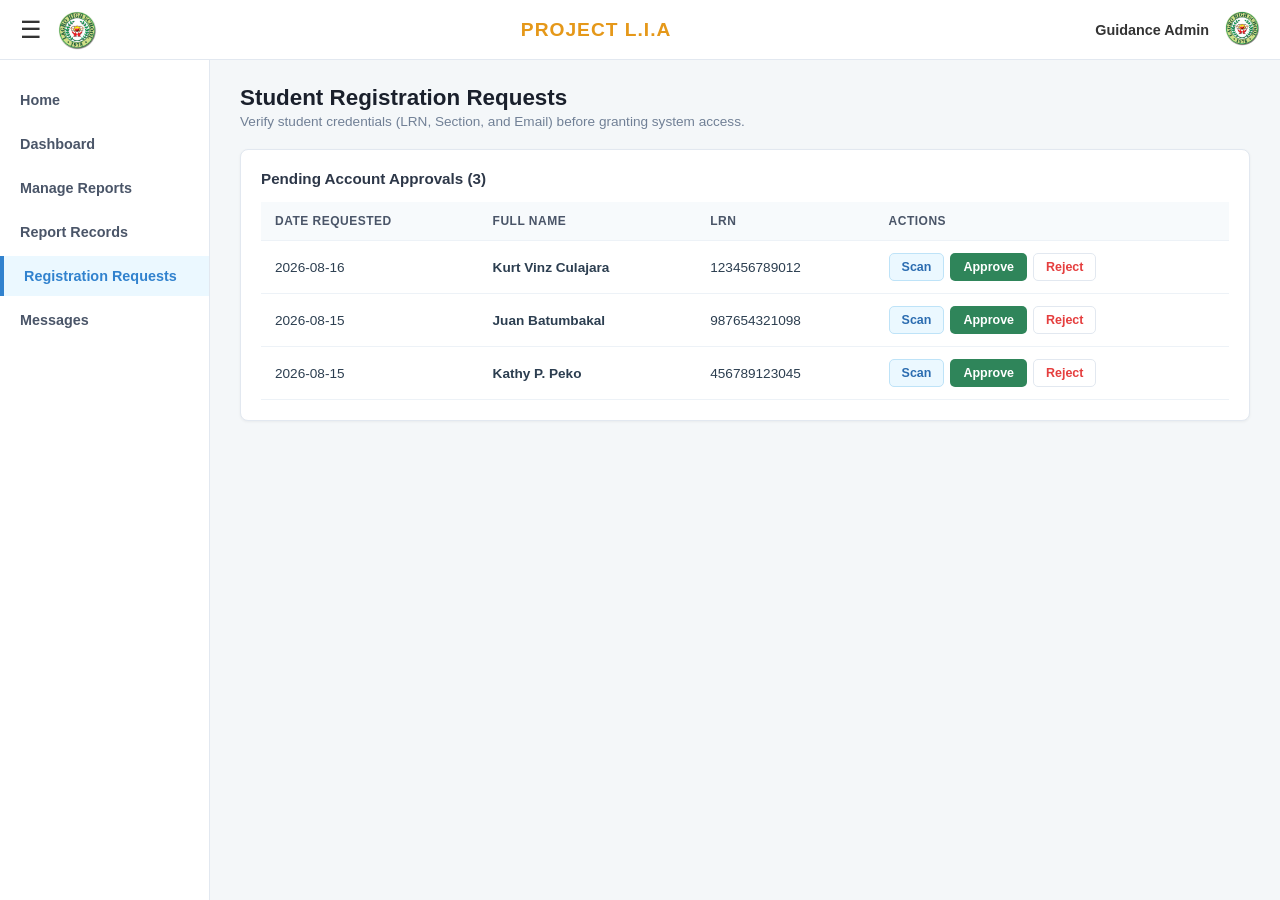
<file: Bullying System/Admin Page/Request Account/requestregister.html>
<!DOCTYPE html>
<html lang="en">
<head>
    <meta charset="UTF-8">
    <meta name="viewport" content="width=device-width, initial-scale=1.0">
    <title>LagroInAction - Registration Requests</title>
    <link rel="stylesheet" href="requestregister.css">
</head>
<body>

    <!-- TOP NAVIGATION BAR -->
    <header class="topbar">
        <div class="topbar-left">
            <button onclick="toggleSidebar()" class="menu-btn" title="Toggle Menu">☰</button>
            <img src="logo.png" alt="School Logo" class="topbar-logo">
        </div>

        <div class="topbar-center">
            PROJECT L.I.A
        </div>

        <div class="topbar-right">
            <span class="user-name">Guidance Admin</span>
            <div class="profile-link">
                <img src="logo.png" alt="Admin Profile" class="profile-pic">
            </div>
        </div>
    </header>

    <!-- MAIN BODY CONTAINER -->
    <div class="app-body">

        <!-- SIDEBAR -->
        <aside id="sidebar" class="sidebar">
            <ul class="nav-list">
                <li class="nav-item"><a href="../homepage/homepage.html">Home</a></li>
                <li class="nav-item"><a href="../dashboard/admin.html">Dashboard</a></li>
                <li class="nav-item"><a href="../Manage Reports/manage.html">Manage Reports</a></li>
                <li class="nav-item"><a href="../Report Records/reportrecords.html">Report Records</a></li>
                <li class="nav-item active"><a href="requestregister.html">Registration Requests</a></li>
                <li class="nav-item"><a href="../Admin Chat/adminmessage.html">Messages</a></li>
            </ul>
        </aside>

        <!-- MAIN CONTENT AREA -->
        <main class="main-content">

            <div class="page-header">
                <h2>Student Registration Requests</h2>
                <p>Verify student credentials (LRN, Section, and Email) before granting system access.</p>
            </div>

            <!-- REGISTRATION REQUESTS TABLE -->
            <section class="table-card">
                <div class="table-card-header">
                    <h3>Pending Account Approvals (<span id="pendingCount">3</span>)</h3>
                </div>
                
                <div class="table-responsive">
                    <table class="data-table">
                        <thead>
                            <tr>
                                <th>Date Requested</th>
                                <th>Full Name</th>
                                <th>LRN</th>
                                <th>Actions</th>
                            </tr>
                        </thead>
                        <tbody id="requestsTableBody">
                            <!-- REQUEST 1 -->
                            <tr id="row-1">
                                <td>2026-08-16</td>
                                <td><strong>Kurt Vinz Culajara</strong></td>
                                <td>123456789012</td>
                                <td>
                                    <div class="action-buttons">
                                        <button class="btn btn-scan" onclick="scanStudent(1)">Scan</button>
                                        <button onclick="approveStudent(1, 'Kurt Vinz Culajara')" class="btn btn-approve">Approve</button>
                                        <button onclick="rejectStudent(1, 'Kurt Vinz Culajara')" class="btn btn-reject">Reject</button>
                                    </div>
                                </td>
                            </tr>

                            <!-- REQUEST 2 -->
                            <tr id="row-2">
                                <td>2026-08-15</td>
                                <td><strong>Juan Batumbakal</strong></td>
                                <td>987654321098</td>
                                <td>
                                    <div class="action-buttons">
                                        <button class="btn btn-scan" onclick="scanStudent(2)">Scan</button>
                                        <button onclick="approveStudent(2, 'Juan Batumbakal')" class="btn btn-approve">Approve</button>
                                        <button onclick="rejectStudent(2, 'Juan Batumbakal')" class="btn btn-reject">Reject</button>
                                    </div>
                                </td>
                            </tr>

                            <!-- REQUEST 3 -->
                            <tr id="row-3">
                                <td>2026-08-15</td>
                                <td><strong>Kathy P. Peko</strong></td>
                                <td>456789123045</td>
                                <td>
                                    <div class="action-buttons">
                                        <button class="btn btn-scan" onclick="scanStudent(3)">Scan</button>
                                        <button onclick="approveStudent(3, 'Kathy P. Peko')" class="btn btn-approve">Approve</button>
                                        <button onclick="rejectStudent(3, 'Kathy P. Peko')" class="btn btn-reject">Reject</button>
                                    </div>
                                </td>
                            </tr>
                        </tbody>
                    </table>
                </div>
            </section>

        </main>
    </div>

    <!-- MODAL POPUP FOR SCANNING STUDENT REGISTRATION INFO -->
    <div id="studentModal" class="modal-overlay" onclick="closeModalOnOverlay(event)">
        <div class="modal-content">
            <div class="modal-header">
                <h3>Student Info</h3>
                <button class="modal-close" onclick="closeStudentModal()">&times;</button>
            </div>

            <div class="modal-section">
                <div class="info-grid">
                    <div><strong>Full Name:</strong> <span id="modalFullName">-</span></div>
                    <div><strong>Username:</strong> <span id="modalUsername">-</span></div>
                    <div><strong>LRN:</strong> <span id="modalLRN">-</span></div>
                    <div><strong>Grade & Section:</strong> <span id="modalGradeSec">-</span></div>
                    <div><strong>Adviser:</strong> <span id="modalAdviser">-</span></div>
                    <div><strong>Email:</strong> <span id="modalEmail">-</span></div>
                </div>
            </div>

            <div class="modal-footer">
                <button class="btn btn-reject" onclick="closeStudentModal()">Close</button>
            </div>
        </div>
    </div>

    <script src="requestregister.js"></script>
</body>
</html>
</file>
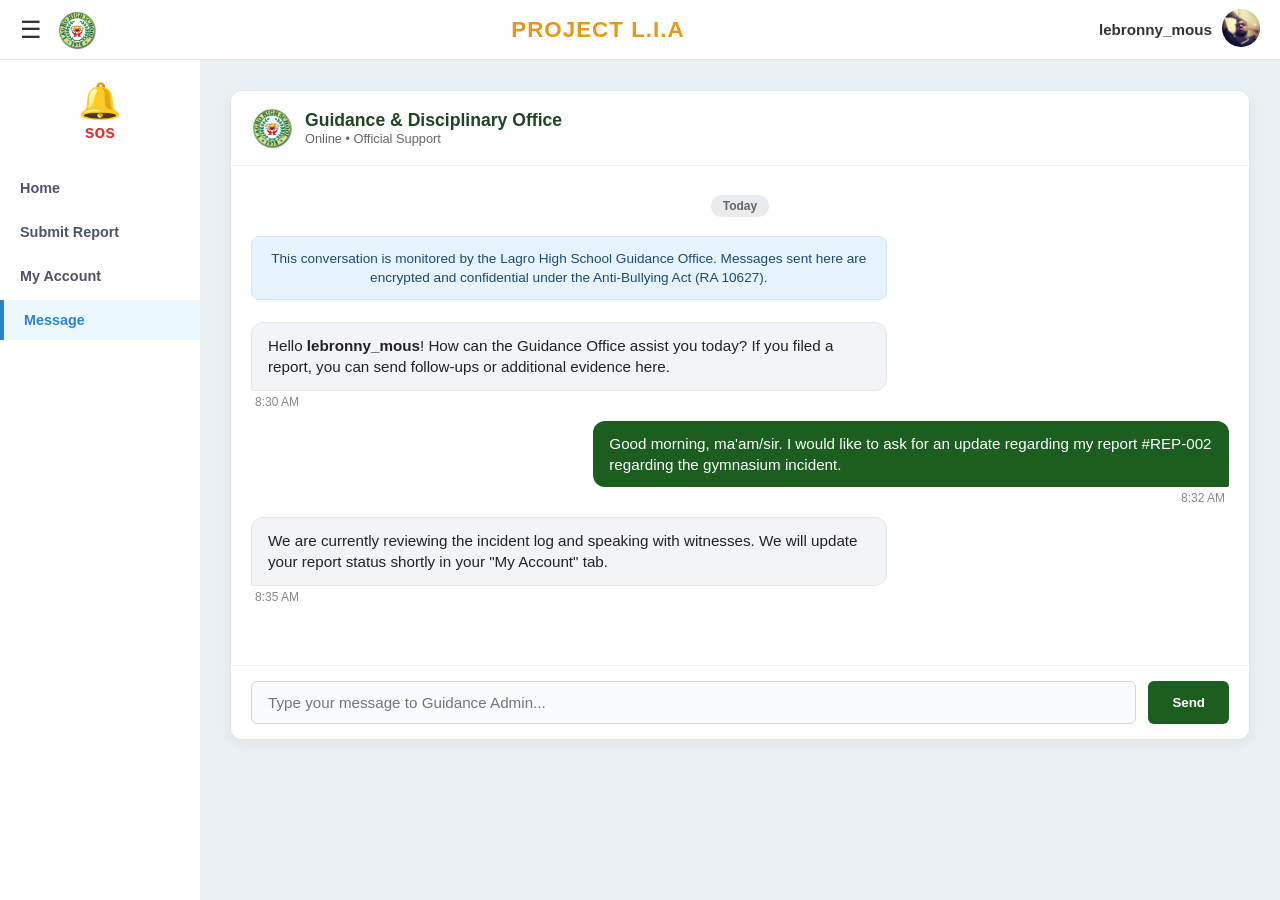
<file: Bullying System/Student Page/Message/message.html>
<!DOCTYPE html>
<html lang="en">
<head>
    <meta charset="UTF-8">
    <meta name="viewport" content="width=device-width, initial-scale=1.0">
    <title>LagroInAction - Message Admin</title>
    <link rel="stylesheet" href="message.css">
</head>
<body>

    <!-- TOP NAVIGATION BAR -->
    <header class="topbar">
        <div class="topbar-left">
            <button onclick="toggleSidebar()" class="menu-btn" title="Toggle Menu">☰</button>
            <img src="logo.png" alt="School Logo" class="topbar-logo">
        </div>

        <div class="topbar-center">
            PROJECT L.I.A
        </div>

        <div class="topbar-right">
            <span class="user-name">lebronny_mous</span>
            <a href="../My Reports/myreports.html" class="profile-link" title="Go to Profile">
                <img src="profile.jpe" alt="User Profile" class="profile-pic">
            </a>
        </div>
    </header>

    <!-- MAIN BODY CONTAINER -->
    <div class="app-body">

        <!-- SIDEBAR -->
        <aside id="sidebar" class="sidebar">
            <!-- SOS ALERT BUTTON -->
            <div class="sos-container">
                <button onclick="openSosModal()" class="sos-btn">
                    <span class="sos-icon">🔔</span>
                    <span class="sos-text">sos</span>
                </button>
            </div>

            <!-- NAVIGATION LINKS -->
            <ul class="nav-list">
                <li class="nav-item"><a href="../homepage/homepage.html">Home</a></li>
                <li class="nav-item"><a href="../Submit Report/report.html">Submit Report</a></li>
                <li class="nav-item"><a href="../My Reports/myreports.html">My Account</a></li>
                <li class="nav-item active"><a href="message.html">Message</a></li>
            </ul>
        </aside>

        <!-- MAIN CONTENT AREA -->
        <main class="main-content">

            <section class="chat-container-wrapper">
                
                <!-- CHAT CARD CONTAINER -->
                <div class="chat-card">

                    <!-- CHAT HEADER -->
                    <div class="chat-header">
                        <div class="admin-info">
                            <img src="logo.png" alt="Guidance Admin Logo" class="admin-avatar">
                            <div class="admin-details">
                                <h3 class="admin-name">Guidance & Disciplinary Office</h3>
                                <p class="admin-status">Online • Official Support</p>
                            </div>
                        </div>
                    </div>

                    <!-- CHAT MESSAGES BODY -->
                    <div id="chatBody" class="chat-body">
                        <!-- TIMESTAMP DIVIDER -->
                        <div class="chat-divider">
                            <span>Today</span>
                        </div>

                        <!-- SYSTEM / WELCOME MESSAGE -->
                        <div class="message system-message">
                            <p>This conversation is monitored by the Lagro High School Guidance Office. Messages sent here are encrypted and confidential under the Anti-Bullying Act (RA 10627).</p>
                        </div>

                        <!-- ADMIN MESSAGE (RECEIVED) -->
                        <div class="message admin-message">
                            <div class="message-bubble">
                                Hello <strong>lebronny_mous</strong>! How can the Guidance Office assist you today? If you filed a report, you can send follow-ups or additional evidence here.
                            </div>
                            <span class="message-time">8:30 AM</span>
                        </div>

                        <!-- STUDENT MESSAGE (SENT) -->
                        <div class="message student-message">
                            <div class="message-bubble">
                                Good morning, ma'am/sir. I would like to ask for an update regarding my report #REP-002 regarding the gymnasium incident.
                            </div>
                            <span class="message-time">8:32 AM</span>
                        </div>

                        <!-- ADMIN MESSAGE (RECEIVED) -->
                        <div class="message admin-message">
                            <div class="message-bubble">
                                We are currently reviewing the incident log and speaking with witnesses. We will update your report status shortly in your "My Account" tab.
                            </div>
                            <span class="message-time">8:35 AM</span>
                        </div>
                    </div>

                    <!-- CHAT INPUT FOOTER -->
                    <div class="chat-footer">
                        <form id="chatForm" onsubmit="handleSendMessage(event)" class="chat-form">
                            <input 
                                type="text" 
                                id="messageInput" 
                                placeholder="Type your message to Guidance Admin..." 
                                autocomplete="off" 
                                required
                            >
                            <button type="submit" class="btn-send">Send</button>
                        </form>
                    </div>

                </div>

            </section>

        </main>
    </div>

    <!-- SOS ALERT MODAL -->
    <div id="sosModal" class="modal-overlay hidden">
        <div class="modal-box">
            <div class="modal-header">
                <h3>Confirm SOS Dispatch</h3>
                <p>This will trigger an immediate emergency alert to the guidance office.</p>
                <button onclick="closeSosModal()" class="close-modal-btn">✕</button>
            </div>
            <form onsubmit="handleSosSubmit(event)" class="modal-body">
                <div class="field-group">
                    <label>Your exact location right now:</label>
                    <input type="text" id="sosLocation" required placeholder="e.g. Near Gate 2, Grade 8 & 7 Building">
                </div>
                <div class="field-group">
                    <label>Brief Description / Threats (OPTIONAL):</label>
                    <textarea id="sosDescription" rows="3" placeholder="e.g. Cornered by 5 students, threatening physical violence"></textarea>
                </div>
                <div class="modal-actions">
                    <button type="button" onclick="closeSosModal()" class="btn-cancel">Cancel</button>
                    <button type="submit" class="btn-send-sos">Send SOS</button>
                </div>
            </form>
        </div>
    </div>

    <script src="message.js"></script>
</body>
</html>
</file>
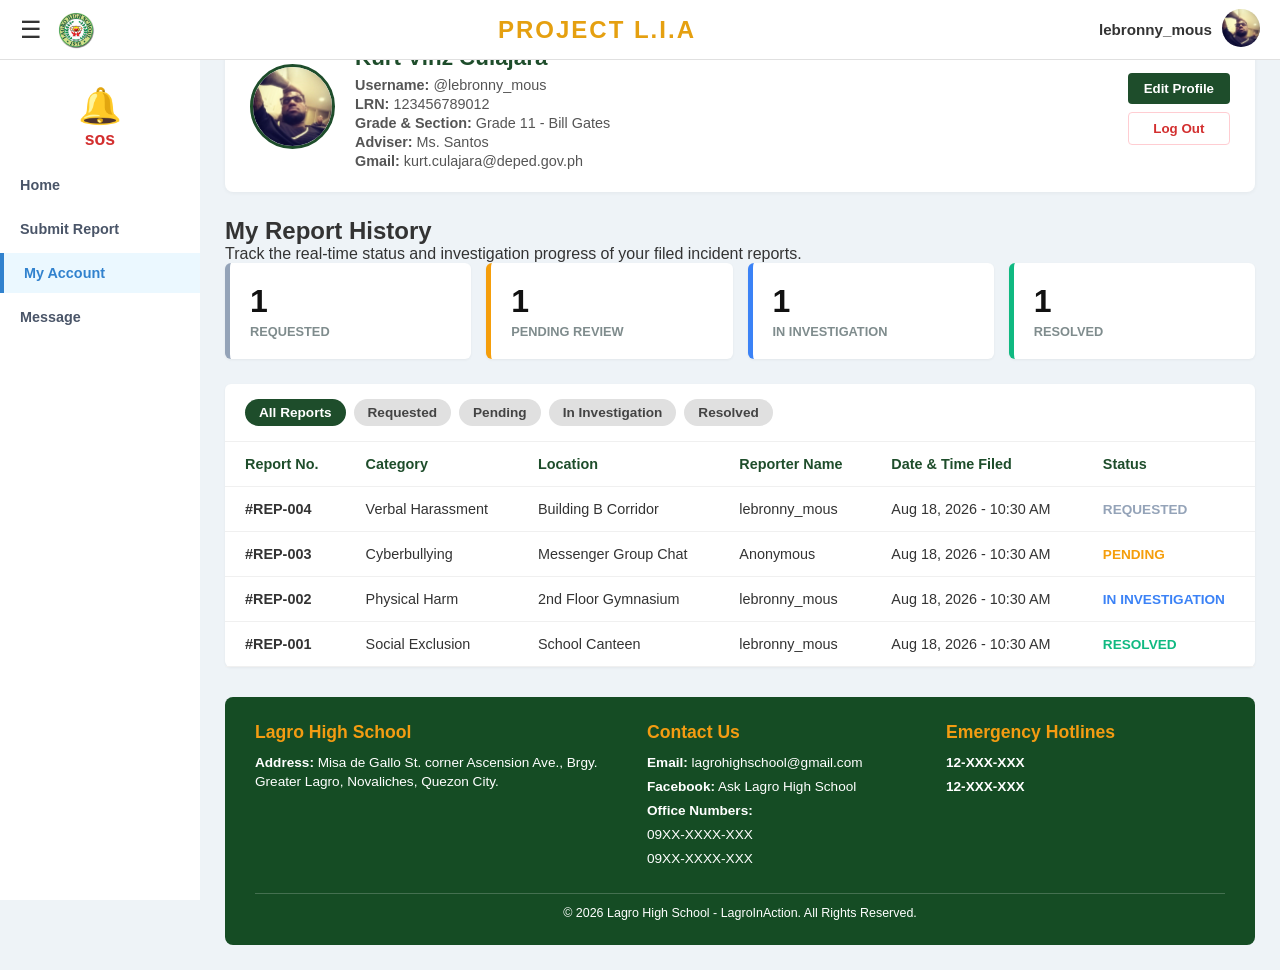
<file: Bullying System/Student Page/My Reports/myreports.html>
<!DOCTYPE html>
<html lang="en">
<head>
    <meta charset="UTF-8">
    <meta name="viewport" content="width=device-width, initial-scale=1.0">
    <title>LagroInAction - My Account</title>
    <link rel="stylesheet" href="myreports.css">
</head>
<body>

    <!-- TOP NAVIGATION BAR -->
    <header class="topbar">
        <div class="topbar-left">
            <button onclick="toggleSidebar()" class="menu-btn" title="Toggle Menu">☰</button>
            <img src="logo.png" alt="School Logo" class="topbar-logo">
        </div>

        <div class="topbar-center">
            PROJECT L.I.A
        </div>

        <div class="topbar-right">
            <span class="user-name" id="topbarUsername">lebronny_mous</span>
            <a href="myreports.html" class="profile-link" title="Go to Profile">
                <img src="profile.jpe" alt="User Profile" class="profile-pic">
            </a>
        </div>
    </header>

    <!-- MAIN BODY CONTAINER -->
    <div class="app-body">

        <!-- SIDEBAR -->
        <aside id="sidebar" class="sidebar">
            <div class="sos-container">
                <button onclick="openSosModal()" class="sos-btn">
                    <span class="sos-icon">🔔</span>
                    <span class="sos-text">SOS</span>
                </button>
            </div>

            <ul class="nav-list">
                <li class="nav-item"><a href="../homepage/homepage.html">Home</a></li>
                <li class="nav-item"><a href="../Submit Report/report.html">Submit Report</a></li>
                <li class="nav-item active"><a href="myreports.html">My Account</a></li>
                <li class="nav-item"><a href="../Message/message.html">Message</a></li>
            </ul>
        </aside>

        <!-- MAIN SCROLLABLE CONTENT -->
        <main class="main-content">

            <!-- USER ACCOUNT / PROFILE CARD -->
            <section class="user-profile-card">
                <div class="user-avatar-container">
                    <img src="profile.jpe" alt="User Profile" class="profile-circle-logo">
                </div>
                <div class="user-details">
                    <h3 class="user-fullname" id="displayFullName">Kurt Vinz Culajara</h3>
                    <p class="user-info-text"><strong>Username:</strong> <span id="displayUsername">@lebronny_mous</span></p>
                    <p class="user-info-text"><strong>LRN:</strong> <span id="displayLrn">123456789012</span></p>
                    <p class="user-info-text"><strong>Grade & Section:</strong> <span id="displayGradeSection">Grade 11 - Bill Gates</span></p>
                    <p class="user-info-text"><strong>Adviser:</strong> <span id="displayAdviser">Ms. Santos</span></p>
                    <p class="user-info-text"><strong>Gmail:</strong> <span id="displayGmail">kurt.culajara@deped.gov.ph</span></p>
                </div>
                <div class="user-actions">
                    <button onclick="openEditProfileModal()" class="btn-edit-profile">Edit Profile</button>
                    <button onclick="handleLogout()" class="btn-logout">Log Out</button>
                </div>
            </section>

            <div class="page-header">
                <h2 class="page-title">My Report History</h2>
                <p class="page-subtitle">Track the real-time status and investigation progress of your filed incident reports.</p>
            </div>

            <!-- STATS CARDS -->
            <section class="stats-grid">
                <div class="stat-card requested">
                    <div class="stat-number" id="countRequested">1</div>
                    <div class="stat-label">REQUESTED</div>
                </div>
                <div class="stat-card pending">
                    <div class="stat-number" id="countPending">1</div>
                    <div class="stat-label">PENDING REVIEW</div>
                </div>
                <div class="stat-card submitted">
                    <div class="stat-number" id="countSubmitted">1</div>
                    <div class="stat-label">IN INVESTIGATION</div>
                </div>
                <div class="stat-card resolved">
                    <div class="stat-number" id="countResolved">1</div>
                    <div class="stat-label">RESOLVED</div>
                </div>
            </section>

            <!-- TABLE CARD -->
            <section class="table-card">
                <div class="table-header">
                    <div class="filter-tabs">
                        <button class="tab-btn active" onclick="filterReports('all', this)">All Reports</button>
                        <button class="tab-btn" onclick="filterReports('requested', this)">Requested</button>
                        <button class="tab-btn" onclick="filterReports('pending', this)">Pending</button>
                        <button class="tab-btn" onclick="filterReports('submitted', this)">In Investigation</button>
                        <button class="tab-btn" onclick="filterReports('resolved', this)">Resolved</button>
                    </div>
                </div>

                <div class="table-responsive">
                    <table class="reports-table">
                        <thead>
                            <tr>
                                <th>Report No.</th>
                                <th>Category</th>
                                <th>Location</th>
                                <th>Reporter Name</th>
                                <th>Date & Time Filed</th>
                                <th>Status</th>
                            </tr>
                        </thead>
                        <tbody id="reportsTableBody">
                            <tr data-status="requested">
                                <td class="report-id">#REP-004</td>
                                <td>Verbal Harassment</td>
                                <td>Building B Corridor</td>
                                <td>lebronny_mous</td>
                                <td>Aug 18, 2026 - 10:30 AM</td>
                                <td><span class="status-text status-requested">REQUESTED</span></td>
                            </tr>
                            <tr data-status="pending">
                                <td class="report-id">#REP-003</td>
                                <td>Cyberbullying</td>
                                <td>Messenger Group Chat</td>
                                <td>Anonymous</td>
                                <td>Aug 18, 2026 - 10:30 AM</td>
                                <td><span class="status-text status-pending">PENDING</span></td>
                            </tr>
                            <tr data-status="submitted">
                                <td class="report-id">#REP-002</td>
                                <td>Physical Harm</td>
                                <td>2nd Floor Gymnasium</td>
                                <td>lebronny_mous</td>
                                <td>Aug 18, 2026 - 10:30 AM</td>
                                <td><span class="status-text status-submitted">IN INVESTIGATION</span></td>
                            </tr>
                            <tr data-status="resolved">
                                <td class="report-id">#REP-001</td>
                                <td>Social Exclusion</td>
                                <td>School Canteen</td>
                                <td>lebronny_mous</td>
                                <td>Aug 18, 2026 - 10:30 AM</td>
                                <td><span class="status-text status-resolved">RESOLVED</span></td>
                            </tr>
                        </tbody>
                    </table>
                </div>
            </section>

            <!-- FOOTER -->
            <footer class="school-footer">
                <div class="footer-grid">
                    <div class="footer-col">
                        <h4 class="footer-title">Lagro High School</h4>
                        <p class="footer-text"><strong>Address:</strong> Misa de Gallo St. corner Ascension Ave., Brgy. Greater Lagro, Novaliches, Quezon City.</p>
                    </div>
                    <div class="footer-col">
                        <h4 class="footer-title">Contact Us</h4>
                        <p class="footer-text"><strong>Email:</strong> lagrohighschool@gmail.com</p>
                        <p class="footer-text"><strong>Facebook:</strong> Ask Lagro High School</p>
                        <p class="footer-text"><strong>Office Numbers:</strong></p>
                        <p class="footer-text">09XX-XXXX-XXX</p>
                        <p class="footer-text">09XX-XXXX-XXX</p>
                    </div>
                    <div class="footer-col">
                        <h4 class="footer-title">Emergency Hotlines</h4>
                        <p class="footer-text"><strong>12-XXX-XXX</strong></p>
                        <p class="footer-text"><strong>12-XXX-XXX</strong></p>
                    </div>
                </div>
                <div class="footer-bottom">
                    <p>© 2026 Lagro High School - LagroInAction. All Rights Reserved.</p>
                </div>
            </footer>

        </main>
    </div>

    <!-- EDIT PROFILE MODAL -->
    <div id="editProfileModal" class="modal-overlay hidden">
        <div class="modal-box">
            <div class="modal-header">
                <h3>Edit Profile Information</h3>
                <button onclick="closeEditProfileModal()" class="close-modal-btn">✕</button>
            </div>
            <form onsubmit="handleProfileUpdate(event)" class="modal-body">
                <div class="field-group">
                    <label for="editFullName">Full Name</label>
                    <input type="text" id="editFullName" required>
                </div>
                <div class="field-group">
                    <label for="editUsername">Username</label>
                    <input type="text" id="editUsername" required>
                </div>
                <div class="field-group">
                    <label for="editLrn">LRN</label>
                    <input type="text" id="editLrn" maxlength="12" required>
                </div>
                <div class="field-group">
                    <label for="editGradeSection">Grade & Section</label>
                    <input type="text" id="editGradeSection" required placeholder="e.g. Grade 11 - Bill Gates">
                </div>
                <div class="field-group">
                    <label for="editAdviser">Class Adviser</label>
                    <input type="text" id="editAdviser" required placeholder="e.g. Ms. Santos">
                </div>
                <div class="field-group">
                    <label for="editGmail">Gmail</label>
                    <input type="email" id="editGmail" required placeholder="e.g. user@deped.gov.ph">
                </div>
                <div class="modal-actions">
                    <button type="button" onclick="closeEditProfileModal()" class="btn-cancel">Cancel</button>
                    <button type="submit" class="btn-save-profile">Save Changes</button>
                </div>
            </form>
        </div>
    </div>

    <!-- SOS MODAL -->
    <div id="sosModal" class="modal-overlay hidden">
        <div class="modal-box">
            <div class="modal-header sos-header">
                <h3>Confirm SOS Dispatch</h3>
                <button onclick="closeSosModal()" class="close-modal-btn">✕</button>
            </div>
            <form onsubmit="handleSosSubmit(event)" class="modal-body">
                <div class="field-group">
                    <label for="sosLocation">Your exact location right now:</label>
                    <input type="text" id="sosLocation" required placeholder="e.g. Near Gate 2">
                </div>
                <div class="field-group">
                    <label for="sosDescription">Description (Optional):</label>
                    <textarea id="sosDescription" rows="3"></textarea>
                </div>
                <div class="modal-actions">
                    <button type="button" onclick="closeSosModal()" class="btn-cancel">Cancel</button>
                    <button type="submit" class="btn-send-sos">Send SOS</button>
                </div>
            </form>
        </div>
    </div>

    <script src="myreports.js"></script>
</body>
</html>
</file>
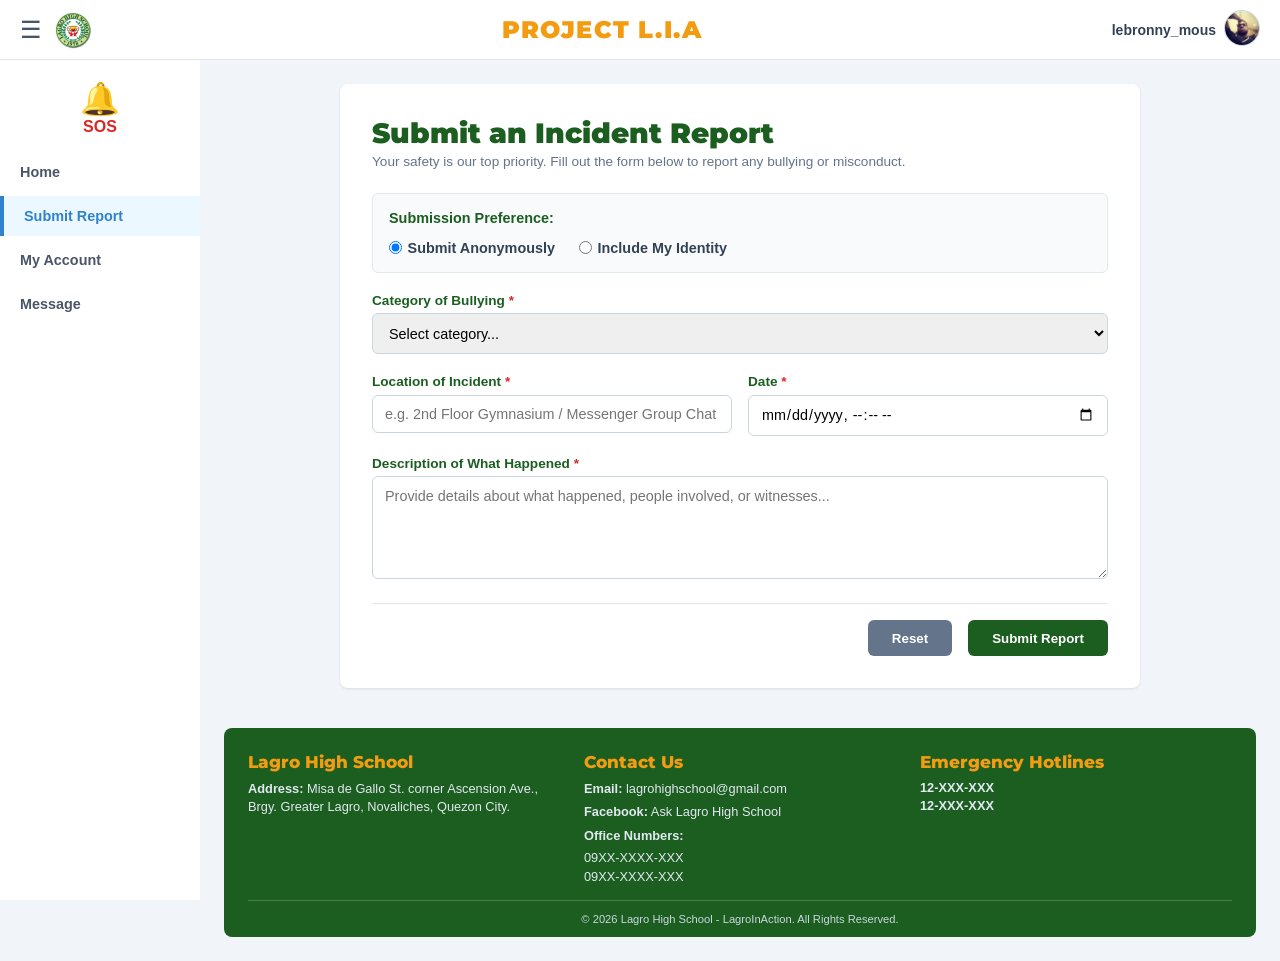
<file: Bullying System/Student Page/Submit Report/report.html>
<!DOCTYPE html>
<html lang="en">
<head>
    <meta charset="UTF-8">
    <meta name="viewport" content="width=device-width, initial-scale=1.0">
    <title>LagroInAction - Submit Report</title>
    <link rel="stylesheet" href="report.css">
</head>
<body>

    <!-- TOP NAVIGATION BAR -->
    <header class="topbar">
        <div class="topbar-left">
            <button onclick="toggleSidebar()" class="menu-btn" title="Toggle Menu">☰</button>
            <img src="logo.png" alt="School Logo" class="topbar-logo">
        </div>

        <div class="topbar-center">
            PROJECT L.I.A
        </div>

        <div class="topbar-right">
            <span class="user-name">lebronny_mous</span>
            <a href="../My Reports/myreports.html" class="profile-link" title="Go to Profile">
                <img src="profile.jpe" alt="User Profile" class="profile-pic">
            </a>
        </div>
    </header>

    <!-- MAIN BODY CONTAINER -->
    <div class="app-body">

        <!-- SIDEBAR -->
        <aside id="sidebar" class="sidebar">
            <div class="sos-container">
                <button onclick="openSosModal()" class="sos-btn">
                    <span class="sos-icon">🔔</span>
                    <span class="sos-text">SOS</span>
                </button>
            </div>

            <ul class="nav-list">
                <li class="nav-item"><a href="../homepage/homepage.html">Home</a></li>
                <li class="nav-item active"><a href="report.html">Submit Report</a></li>
                <li class="nav-item"><a href="../My Reports/myreports.html">My Account</a></li>
                <li class="nav-item"><a href="../Message/message.html">Message</a></li>
            </ul>
        </aside>

        <!-- MAIN CONTENT AREA -->
        <main class="main-content">

            <!-- SUBMIT REPORT FORM CARD -->
            <section class="report-form-container">
                <h2 class="form-title">Submit an Incident Report</h2>
                <p class="form-subtitle">Your safety is our top priority. Fill out the form below to report any bullying or misconduct.</p>

                <form id="reportForm" onsubmit="handleReportSubmit(event)">
                    
                    <!-- ANONYMITY TOGGLE -->
                    <div class="form-group anonymity-card">
                        <label class="form-label-title">Submission Preference:</label>
                        <div class="radio-options">
                            <label class="radio-label">
                                <input type="radio" name="anonymity" value="anonymous" checked onclick="toggleAnonymityFields()"> Submit Anonymously
                            </label>
                            <label class="radio-label">
                                <input type="radio" name="anonymity" value="non-anonymous" onclick="toggleAnonymityFields()"> Include My Identity
                            </label>
                        </div>
                    </div>

                    <!-- PERSONAL INFORMATION (Hidden by default when anonymous) -->
                    <div id="personalInfoFields" class="form-section hidden">
                        <div class="form-row">
                            <div class="form-group flex-1">
                                <label for="fullName" class="form-label">Full Name <span class="required">*</span></label>
                                <input type="text" id="fullName" class="form-input" placeholder="e.g. Juan Dela Cruz">
                            </div>

                            <div class="form-group flex-1">
                                <label for="gradeSection" class="form-label">Grade & Section <span class="required">*</span></label>
                                <input type="text" id="gradeSection" class="form-input" placeholder="e.g. Grade 11 - Bill Gates">
                            </div>
                        </div>
                    </div>

                    <!-- INCIDENT DETAILS -->
                    <div class="form-section">
                        
                        <div class="form-group">
                            <label for="category" class="form-label">Category of Bullying <span class="required">*</span></label>
                            <select id="category" class="form-select" required onchange="toggleOthersField()">
                                <option value="" disabled selected>Select category...</option>
                                <option value="Verbal Harassment">Verbal Harassment</option>
                                <option value="Cyberbullying">Cyberbullying</option>
                                <option value="Physical Harm">Physical Harm</option>
                                <option value="Social Exclusion">Social Exclusion</option>
                                <option value="Others">Others</option>
                            </select>
                        </div>

                        <div id="othersContainer" class="form-group hidden">
                            <label for="otherCategory" class="form-label">Please Specify Category <span class="required">*</span></label>
                            <input type="text" id="otherCategory" class="form-input" placeholder="Specify what you experienced">
                        </div>

                        <div class="form-row">
                            <div class="form-group flex-1">
                                <label for="location" class="form-label">Location of Incident <span class="required">*</span></label>
                                <input type="text" id="location" class="form-input" required placeholder="e.g. 2nd Floor Gymnasium / Messenger Group Chat">
                            </div>

                            <div class="form-group flex-1">
                                <label for="incidentDateTime" class="form-label">Date <span class="required">*</span></label>
                                <input type="datetime-local" id="incidentDateTime" class="form-input" required>
                            </div>
                        </div>

                        <div class="form-group">
                            <label for="description" class="form-label">Description of What Happened <span class="required">*</span></label>
                            <textarea id="description" class="form-textarea" rows="5" required placeholder="Provide details about what happened, people involved, or witnesses..."></textarea>
                        </div>

                    </div>

                    <!-- FORM BUTTONS -->
                    <div class="form-actions">
                        <button type="reset" class="btn-reset" onclick="resetCustomFields()">Reset</button>
                        <button type="submit" class="btn-submit">Submit Report</button>
                    </div>

                </form>
            </section>

            <!-- FOOTER -->
            <footer class="school-footer">
                <div class="footer-grid">
                    <div class="footer-col">
                        <h4 class="footer-title">Lagro High School</h4>
                        <p class="footer-text"><strong>Address:</strong> Misa de Gallo St. corner Ascension Ave., Brgy. Greater Lagro, Novaliches, Quezon City.</p>
                    </div>

                    <div class="footer-col">
                        <h4 class="footer-title">Contact Us</h4>
                        <p class="footer-text"><strong>Email:</strong> lagrohighschool@gmail.com</p>
                        <p class="footer-text"><strong>Facebook:</strong> Ask Lagro High School</p>
                        <p class="footer-text"><strong>Office Numbers:</strong></p>
                        <ul class="footer-list">
                            <li>09XX-XXXX-XXX</li>
                            <li>09XX-XXXX-XXX</li>
                        </ul>
                    </div>

                    <div class="footer-col">
                        <h4 class="footer-title">Emergency Hotlines</h4>
                        <ul class="footer-list emergency">
                            <li>12-XXX-XXX</li>
                            <li>12-XXX-XXX</li>
                        </ul>
                    </div>
                </div>

                <div class="footer-bottom">
                    <p>© 2026 Lagro High School - LagroInAction. All Rights Reserved.</p>
                </div>
            </footer>

        </main>
    </div>

    <!-- SOS ALERT MODAL -->
    <div id="sosModal" class="modal-overlay hidden">
        <div class="modal-box">
            <div class="modal-header">
                <h3>Confirm SOS Dispatch</h3>
                <p>This will trigger an immediate emergency alert to the guidance office.</p>
                <button onclick="closeSosModal()" class="close-modal-btn">✕</button>
            </div>

            <form onsubmit="handleSosSubmit(event)" class="modal-body">
                <div class="field-group">
                    <label>Your exact location right now:</label>
                    <input type="text" id="sosLocation" required placeholder="e.g. Near Gate 2, Grade 8 & 7 Building">
                </div>

                <div class="field-group">
                    <label>Brief Description / Threats (OPTIONAL):</label>
                    <textarea id="sosDescription" rows="3" placeholder="e.g. Cornered by 5 students, threatening physical violence"></textarea>
                </div>

                <div class="modal-actions">
                    <button type="button" onclick="closeSosModal()" class="btn-cancel">Cancel</button>
                    <button type="submit" class="btn-send-sos">Send SOS</button>
                </div>
            </form>
        </div>
    </div>

    <script src="report.js"></script>
</body>
</html>
</file>
<file: Bullying System/Starting Page/style.css>
@import url('https://fonts.googleapis.com/css2?family=Merriweather:wght@700&family=Montserrat:wght@800;900&display=swap');

/* Global Reset & Page Background */
* {
    box-sizing: border-box;
    margin: 0;
    padding: 0;
}

body {
    background-color: #52525b; /* Stone Grey background */
    min-height: 100vh;
    display: flex;
    align-items: center;
    justify-content: center;
    padding: 1rem;
    font-family: Arial, sans-serif;
}

/* Helper Class for Switching Forms */
.hidden {
    display: none !important;
}

/* Floating Container (50/50 Split) */
.main-container {
    width: 100%;
    max-width: 1000px;
    background-color: #ffffff;
    box-shadow: 0 25px 50px -12px rgba(0, 0, 0, 0.25);
    display: flex;
    flex-direction: row;
    min-height: 550px;
    overflow: hidden;
}

/* Left Half: Placeholder */
.left-panel {
    width: 50%;
    background-color: #e3e3e3;
    padding: 2rem;
    display: flex;
    flex-direction: column;
    justify-content: space-between;
    position: relative;
}

.brand-title {
    font-size: 1.875rem;
    font-weight: 800;
    color: #f39c12;
    letter-spacing: -0.025em;
}

.image-placeholder-text {
    color: #94a3b8;
    font-size: 0.875rem;
    font-weight: 500;
    align-self: center;
    margin: auto 0;
}

/* Right Half: Form Container */
.right-panel {
    width: 50%;
    background-color: #ffffff;
    padding: 3rem 2rem;
    display: flex;
    flex-direction: column;
    align-items: center;
    justify-content: center;
    position: relative;
}

/* School Logo */
.logo-container {
    width: 80px;
    height: 80px;
    margin-bottom: 0.75rem;
    display: flex;
    align-items: center;
    justify-content: center;
}

.logo-container img {
    width: 100%;
    height: 100%;
    object-fit: contain;
}

/* Form Section Wrapper */
.form-section {
    width: 100%;
    max-width: 360px;
    display: flex;
    flex-direction: column;
    align-items: center;
}

/* Titles */
.form-title {
    font-family: 'Montserrat', sans-serif;
    font-size: 1.5rem;
    font-weight: 900;
    color: #1b5e20;
    letter-spacing: 0.05em;
    margin-bottom: 1.5rem;
    text-transform: uppercase;
}

/* Form Controls & Layout */
.auth-form {
    width: 100%;
    display: flex;
    flex-direction: column;
    gap: 0.75rem;
}

.form-group {
    display: flex;
    align-items: center;
}

.form-label {
    font-family: 'Merriweather', serif;
    color: #1b5e20;
    font-weight: 700;
    font-size: 0.875rem;
    width: 110px;
}

.form-label-wide {
    width: 150px;
    font-size: 0.75rem;
}

.form-input {
    flex: 1;
    border: 2px solid #334155;
    padding: 0.25rem 0.5rem;
    font-size: 0.875rem;
}

.form-input:focus {
    outline: none;
    border-color: #16a34a;
}

/* Green Submit Button */
.button-container {
    padding-top: 1rem;
    display: flex;
    justify-content: center;
}

.btn-submit {
    width: 75%;
    background-color: #00a859;
    color: #ffffff;
    font-weight: 700;
    padding: 0.5rem 1rem;
    font-size: 1.125rem;
    border: none;
    cursor: pointer;
    transition: background-color 0.2s;
}

.btn-submit:hover {
    background-color: #15803d;
}

/* Footer / Switch Links */
.switch-link-container {
    margin-top: 1rem;
    text-align: center;
    font-size: 0.75rem;
}

.switch-text {
    color: #00a859;
    font-weight: 700;
    display: block;
}

.btn-switch {
    background: none;
    border: none;
    color: #f39c12;
    font-weight: 700;
    font-style: italic;
    cursor: pointer;
    text-decoration: none;
}

.btn-switch:hover {
    text-decoration: underline;
}

/* Secret Admin Trigger */
.secret-admin-trigger {
    position: absolute;
    bottom: 0.5rem;
    right: 0.75rem;
    font-size: 0.625rem;
    color: #cbd5e1;
    background: none;
    border: none;
    cursor: pointer;
}

.secret-admin-trigger:hover {
    color: #64748b;
}

/* Responsive Scaling for Smaller Screens */
@media (max-width: 768px) {
    .main-container {
        flex-direction: column;
    }
    .left-panel, .right-panel {
        width: 100%;
    }
}
</file>
<file: Bullying System/Admin Page/Admin Chat/adminmessage.css>
/* ==========================================================================
   1. GLOBAL RESETS & BASE STYLES
   ========================================================================== */
* {
    box-sizing: border-box;
    margin: 0;
    padding: 0;
    font-family: 'Segoe UI', Tahoma, Geneva, Verdana, sans-serif;
}

body {
    background-color: #eef2f5;
    color: #2c3e50;
    display: flex;
    flex-direction: column;
    height: 100vh;
    overflow: hidden;
}

/* ==========================================================================
   2. TOP NAVIGATION BAR
   ========================================================================== */
.topbar {
    display: flex;
    justify-content: space-between;
    align-items: center;
    background-color: #ffffff;
    color: #333333;
    padding: 10px 20px;
    height: 60px;
    position: sticky;
    top: 0;
    z-index: 100;
    border-bottom: 1px solid #e2e8f0;
}

.topbar-left, 
.topbar-right {
    display: flex;
    align-items: center;
    gap: 15px;
}

.menu-btn {
    background: none;
    border: none;
    color: #333333;
    font-size: 1.5rem;
    cursor: pointer;
}

.topbar-logo {
    height: 40px;
    width: auto;
}

.topbar-center {
    font-size: 1.2rem;
    font-weight: 900;
    color: #e59819;
    letter-spacing: 1px;
}

.user-name {
    font-size: 0.9rem;
    font-weight: 700;
    color: #333333;
}

.profile-pic {
    width: 36px;
    height: 36px;
    border-radius: 50%;
    object-fit: cover;
}

/* ==========================================================================
   3. LAYOUT & SIDEBAR
   ========================================================================== */
.app-body {
    display: flex;
    flex: 1;
    height: calc(100vh - 60px);
    overflow: hidden;
}

.sidebar {
    width: 210px;
    background-color: #ffffff;
    padding: 20px 0;
    border-right: 1px solid #e2e8f0;
    height: 100%;
    overflow-y: auto;
    transition: margin-left 0.3s ease;
    flex-shrink: 0;
}

.sidebar.collapsed {
    margin-left: -210px;
}

.nav-list {
    list-style: none;
}

.nav-item {
    margin-bottom: 4px;
}

.nav-item a {
    color: #4a5568;
    text-decoration: none;
    display: block;
    padding: 12px 20px;
    font-weight: 600;
    font-size: 0.9rem;
    transition: all 0.2s;
}

.nav-item a:hover {
    background-color: #f7fafc;
    color: #1a202c;
}

.nav-item.active a {
    background-color: #ebf8ff;
    color: #3182ce;
    border-left: 4px solid #3182ce;
    font-weight: 700;
}

/* ==========================================================================
   4. MAIN CONTENT & FLOATING CARD
   ========================================================================== */
.main-content {
    flex: 1;
    padding: 24px;
    height: 100%;
    overflow: hidden;
    display: flex;
    justify-content: center;
    align-items: center;
}

/* FLOATING CONTAINER CARD */
.chat-card {
    width: 100%;
    max-width: 1200px;
    height: 100%;
    background-color: #ffffff;
    border-radius: 12px;
    box-shadow: 0 4px 18px rgba(0, 0, 0, 0.06);
    border: 1px solid #e2e8f0;
    display: flex;
    overflow: hidden;
}

/* Inbox Sidebar */
.chat-sidebar {
    width: 320px;
    border-right: 1px solid #e2e8f0;
    display: flex;
    flex-direction: column;
    background-color: #ffffff;
    flex-shrink: 0;
}

.chat-search-box {
    padding: 15px;
    border-bottom: 1px solid #edf2f7;
}

.chat-search-box input {
    width: 100%;
    padding: 9px 12px;
    border: 1px solid #cbd5e0;
    border-radius: 6px;
    font-size: 0.85rem;
    outline: none;
    transition: border-color 0.2s;
}

.chat-search-box input:focus {
    border-color: #1e4d2b;
}

.student-list {
    flex: 1;
    overflow-y: auto;
}

.student-item {
    display: flex;
    align-items: center;
    padding: 14px 16px;
    gap: 12px;
    border-bottom: 1px solid #f0f4f8;
    cursor: pointer;
    transition: background 0.15s ease;
}

.student-item:hover {
    background-color: #f8fafc;
}

.student-item.active {
    background-color: #edf7ed;
    border-left: 4px solid #1e4d2b;
}

.student-avatar {
    width: 40px;
    height: 40px;
    border-radius: 50%;
    background-color: #1e4d2b;
    color: #ffffff;
    font-weight: 700;
    font-size: 0.85rem;
    display: flex;
    align-items: center;
    justify-content: center;
    flex-shrink: 0;
}

.student-info {
    flex: 1;
    overflow: hidden;
}

.student-top {
    display: flex;
    justify-content: space-between;
    margin-bottom: 4px;
}

.student-name {
    font-size: 0.88rem;
    font-weight: 700;
    color: #2d3748;
    white-space: nowrap;
    overflow: hidden;
    text-overflow: ellipsis;
}

.chat-time {
    font-size: 0.72rem;
    color: #a0aec0;
}

.student-bottom {
    display: flex;
    justify-content: space-between;
    align-items: center;
}

.last-msg {
    font-size: 0.78rem;
    color: #718096;
    white-space: nowrap;
    overflow: hidden;
    text-overflow: ellipsis;
    max-width: 170px;
}

.unread-badge {
    background-color: #d9534f;
    color: #ffffff;
    font-size: 0.68rem;
    font-weight: 700;
    padding: 2px 6px;
    border-radius: 10px;
}

/* ==========================================================================
   5. CHAT MAIN WORKSPACE
   ========================================================================== */
.chat-main {
    flex: 1;
    display: flex;
    flex-direction: column;
    background-color: #f8fafc;
}

.chat-header {
    padding: 16px 20px;
    background-color: #ffffff;
    border-bottom: 1px solid #e2e8f0;
    display: flex;
    justify-content: space-between;
    align-items: center;
}

.active-student-details h3 {
    font-size: 1.05rem;
    color: #1a202c;
    font-weight: 700;
}

.active-student-details p {
    font-size: 0.8rem;
    color: #718096;
    margin-top: 2px;
}

.status-tag {
    color: #dd6b20;
    font-weight: 700;
}

.btn-scan {
    padding: 8px 14px;
    background-color: #edf7ed;
    color: #1e4d2b;
    border: 1px solid #c2e0c6;
    border-radius: 6px;
    font-size: 0.8rem;
    font-weight: 600;
    cursor: pointer;
    transition: all 0.2s;
}

.btn-scan:hover {
    background-color: #d9ebd9;
}

/* Messages Area */
.chat-messages {
    flex: 1;
    padding: 20px;
    overflow-y: auto;
    display: flex;
    flex-direction: column;
    gap: 12px;
}

.system-date {
    text-align: center;
    font-size: 0.75rem;
    color: #a0aec0;
    margin: 5px 0 10px;
    font-weight: 600;
    background-color: #edf2f7;
    display: inline-block;
    align-self: center;
    padding: 4px 12px;
    border-radius: 12px;
}

.message {
    display: flex;
    width: 100%;
}

.msg-incoming {
    justify-content: flex-start;
}

.msg-outgoing {
    justify-content: flex-end;
}

.msg-bubble {
    max-width: 65%;
    padding: 12px 16px;
    border-radius: 12px;
    font-size: 0.88rem;
    line-height: 1.5;
    position: relative;
    box-shadow: 0 1px 3px rgba(0, 0, 0, 0.04);
}

.msg-incoming .msg-bubble {
    background-color: #ffffff;
    color: #2d3748;
    border: 1px solid #e2e8f0;
    border-top-left-radius: 2px;
}

.msg-outgoing .msg-bubble {
    background-color: #1e4d2b;
    color: #ffffff;
    border-top-right-radius: 2px;
}

.msg-time {
    display: block;
    font-size: 0.68rem;
    margin-top: 6px;
    text-align: right;
    opacity: 0.8;
}

/* Chat Input Bar */
.chat-input-area {
    padding: 16px 20px;
    background-color: #ffffff;
    border-top: 1px solid #e2e8f0;
    display: flex;
    gap: 12px;
    align-items: center;
}

.btn-attach {
    background: none;
    border: none;
    font-size: 1.3rem;
    cursor: pointer;
    color: #718096;
    transition: color 0.2s;
}

.btn-attach:hover {
    color: #1e4d2b;
}

.chat-input-area input {
    flex: 1;
    padding: 10px 16px;
    border: 1px solid #cbd5e0;
    border-radius: 6px;
    font-size: 0.88rem;
    outline: none;
    transition: border-color 0.2s;
}

.chat-input-area input:focus {
    border-color: #1e4d2b;
}

.btn-send {
    padding: 10px 20px;
    background-color: #1e4d2b;
    color: #ffffff;
    border: none;
    border-radius: 6px;
    font-size: 0.88rem;
    font-weight: 600;
    cursor: pointer;
    transition: background-color 0.2s;
}

.btn-send:hover {
    background-color: #163b21;
}
</file>
<file: Bullying System/Admin Page/Manage Reports/manage.css>
/* ==========================================================================
   1. GLOBAL RESETS & BASE STYLES
   ========================================================================== */
* {
    box-sizing: border-box;
    margin: 0;
    padding: 0;
    font-family: 'Segoe UI', Tahoma, Geneva, Verdana, sans-serif;
}

body {
    background-color: #f4f7f9;
    color: #2c3e50;
    display: flex;
    flex-direction: column;
    min-height: 100vh;
}

/* ==========================================================================
   2. TOP NAVIGATION BAR
   ========================================================================== */
.topbar {
    display: flex;
    justify-content: space-between;
    align-items: center;
    background-color: #ffffff;
    color: #333333;
    padding: 10px 20px;
    height: 60px;
    position: sticky;
    top: 0;
    z-index: 100;
    border-bottom: 1px solid #e2e8f0;
}

.topbar-left, 
.topbar-right {
    display: flex;
    align-items: center;
    gap: 15px;
}

.menu-btn {
    background: none;
    border: none;
    color: #333333;
    font-size: 1.5rem;
    cursor: pointer;
}

.topbar-logo {
    height: 40px;
    width: auto;
}

.topbar-center {
    font-size: 1.2rem;
    font-weight: 900;
    color: #e59819;
    letter-spacing: 1px;
}

.user-name {
    font-size: 0.9rem;
    font-weight: 700;
    color: #333333;
}

.profile-pic {
    width: 36px;
    height: 36px;
    border-radius: 50%;
    object-fit: cover;
}

/* ==========================================================================
   3. LAYOUT & FIXED SIDEBAR (IDENTICAL TO ADMIN DASHBOARD)
   ========================================================================== */
.app-body {
    display: flex;
    flex: 1;
}

/* Fixed Sidebar that stays on screen when scrolling main content */
.sidebar {
    width: 200px;
    background-color: #ffffff;
    padding: 20px 0;
    border-right: 1px solid #e2e8f0;
    position: sticky;
    top: 60px; /* Below topbar */
    height: calc(100vh - 60px);
    overflow-y: auto;
    transition: margin-left 0.3s ease;
}

.sidebar.collapsed {
    margin-left: -200px;
}

.nav-list {
    list-style: none;
}

.nav-item {
    margin-bottom: 4px;
}

.nav-item a {
    color: #4a5568;
    text-decoration: none;
    display: block;
    padding: 12px 20px;
    font-weight: 600;
    font-size: 0.9rem;
    transition: all 0.2s;
}

.nav-item a:hover {
    background-color: #f7fafc;
    color: #1a202c;
}

.nav-item.active a {
    background-color: #ebf8ff;
    color: #3182ce;
    border-left: 4px solid #3182ce;
    font-weight: 700;
}

.main-content {
    flex: 1;
    padding: 25px 30px;
    display: flex;
    flex-direction: column;
    gap: 20px;
}

.dashboard-header h2 {
    font-size: 1.4rem;
    color: #1a202c;
    font-weight: 800;
}

.dashboard-header p {
    font-size: 0.85rem;
    color: #718096;
    margin-top: 3px;
}

/* ==========================================================================
   4. TABLES & DATA CARDS
   ========================================================================== */
.table-card {
    background: #ffffff;
    border-radius: 8px;
    padding: 20px;
    box-shadow: 0 1px 3px rgba(0, 0, 0, 0.05);
    border: 1px solid #e2e8f0;
}

.table-card-header h3 {
    font-size: 0.95rem;
    color: #2d3748;
    font-weight: 700;
    margin-bottom: 15px;
}

.table-card-header .sos {
    color: red;
}

.table-responsive {
    overflow-x: auto;
}

.data-table {
    width: 100%;
    border-collapse: collapse;
    text-align: left;
    font-size: 0.85rem;
}

.data-table th, 
.data-table td {
    padding: 12px 14px;
    border-bottom: 1px solid #edf2f7;
    vertical-align: middle;
}

.data-table th {
    background-color: #f7fafc;
    color: #4a5568;
    font-weight: 700;
    text-transform: uppercase;
    font-size: 0.75rem;
    letter-spacing: 0.5px;
}

.data-table tbody tr:hover {
    background-color: #f8fafc;
}

/* ==========================================================================
   5. BADGES
   ========================================================================== */
.badge {
    padding: 4px 8px;
    border-radius: 4px;
    font-size: 0.7rem;
    font-weight: 700;
    display: inline-block;
}

.badge-danger  { background-color: #fed7d7; color: #9b2c2c; }
.badge-success { background-color: #c6f6d5; color: #22543d; }
.badge-warning { background-color: #feebc8; color: #744210; }
.badge-orange  { background-color: #fefcbf; color: #744210; }

.text-muted {
    color: #a0aec0;
    font-size: 0.8rem;
    font-weight: 600;
}


/* ==========================================================================
   6. CLEAN & NEAT BUTTONS
   ========================================================================== */
.action-buttons {
    display: flex;
    gap: 6px;
    align-items: center;
}

.btn {
    padding: 6px 12px;
    border: 1px solid transparent;
    border-radius: 5px;
    font-size: 0.78rem;
    font-weight: 600;
    cursor: pointer;
    transition: all 0.15s ease;
    text-decoration: none;
    display: inline-flex;
    align-items: center;
    justify-content: center;
}

/* Approve / Success */
.btn-approve { 
    background-color: #2f855a; 
    color: #ffffff; 
}
.btn-approve:hover { background-color: #276749; }

/* Reject / Danger */
.btn-reject { 
    background-color: #ffffff; 
    border-color: #e2e8f0; 
    color: #e53e3e; 
}
.btn-reject:hover { background-color: #fff5f5; border-color: #feb2b2; }

/* Scan Details */
.btn-scan { 
    background-color: #ebf8ff; 
    color: #2b6cb0; 
    border-color: #bee3f8; 
}
.btn-scan:hover { background-color: #bee3f8; }

/* Dropdown Toggle Button */
.btn-more {
    background-color: #ffffff;
    border-color: #cbd5e0;
    color: #4a5568;
}
.btn-more:hover { background-color: #f7fafc; }

/* ==========================================================================
   7. ACTION DROPDOWN MENU
   ========================================================================== */
.dropdown {
    position: relative;
    display: inline-block;
}

.dropdown-menu {
    display: none;
    position: absolute;
    right: 0;
    top: 110%;
    background-color: #ffffff;
    min-width: 150px;
    box-shadow: 0 4px 12px rgba(0, 0, 0, 0.15);
    border-radius: 6px;
    border: 1px solid #e2e8f0;
    z-index: 10;
    overflow: hidden;
}

.dropdown-menu.show {
    display: block;
}

.dropdown-menu button {
    width: 100%;
    padding: 9px 12px;
    text-align: left;
    background: none;
    border: none;
    font-size: 0.78rem;
    color: #2d3748;
    cursor: pointer;
    font-weight: 600;
    transition: background 0.15s;
}

.dropdown-menu button:hover {
    background-color: #f7fafc;
}

.dropdown-menu button.danger-item {
    color: #e53e3e;
}

.dropdown-menu button.danger-item:hover {
    background-color: #fff5f5;
}

/* ==========================================================================
   8. MODAL POPUP
   ========================================================================== */
.modal-overlay {
    display: none;
    position: fixed;
    top: 0;
    left: 0;
    width: 100%;
    height: 100%;
    background-color: rgba(0, 0, 0, 0.4);
    z-index: 1000;
    justify-content: center;
    align-items: center;
}

.modal-overlay.active {
    display: flex;
}

.modal-content {
    background-color: #ffffff;
    width: 90%;
    max-width: 600px;
    border-radius: 8px;
    padding: 20px 25px;
    box-shadow: 0 10px 25px rgba(0, 0, 0, 0.15);
    position: relative;
    max-height: 85vh;
    overflow-y: auto;
}

.modal-header {
    display: flex;
    justify-content: space-between;
    align-items: center;
    border-bottom: 1px solid #edf2f7;
    padding-bottom: 10px;
    margin-bottom: 15px;
}

.modal-header h3 {
    color: #1a202c;
    font-size: 1.1rem;
    font-weight: 700;
}

.modal-close {
    background: none;
    border: none;
    font-size: 1.5rem;
    color: #a0aec0;
    cursor: pointer;
}

.modal-section { margin-bottom: 15px; }

.section-title {
    font-size: 0.78rem;
    color: #d69e2e;
    text-transform: uppercase;
    letter-spacing: 0.5px;
    margin-bottom: 8px;
    font-weight: 700;
}

.info-grid {
    display: grid;
    grid-template-columns: 1fr 1fr;
    gap: 8px 15px;
    font-size: 0.85rem;
    color: #2d3748;
}

.grid-span-2 { grid-column: span 2; }

.description-box {
    margin-top: 10px;
    padding: 10px 12px;
    background-color: #f7fafc;
    border-left: 3px solid #3182ce;
    border-radius: 4px;
    font-size: 0.85rem;
}

.description-box p {
    margin-top: 4px;
    color: #4a5568;
    line-height: 1.4;
}

.modal-divider {
    border: 0;
    border-top: 1px dashed #e2e8f0;
    margin: 12px 0;
}

.modal-footer {
    display: flex;
    justify-content: flex-end;
    margin-top: 12px;
    padding-top: 8px;
    border-top: 1px solid #edf2f7;
}
</file>
<file: Bullying System/Admin Page/Report Records/reportrecords.css>
/* ==========================================================================
   1. GLOBAL RESETS & BASE STYLES
   ========================================================================== */
* {
    box-sizing: border-box;
    margin: 0;
    padding: 0;
    font-family: 'Segoe UI', Tahoma, Geneva, Verdana, sans-serif;
}

body {
    background-color: #eef2f5;
    color: #2c3e50;
    display: flex;
    flex-direction: column;
    height: 100vh;
    overflow: hidden;
}

/* ==========================================================================
   2. TOP NAVIGATION BAR
   ========================================================================== */
.topbar {
    display: flex;
    justify-content: space-between;
    align-items: center;
    background-color: #ffffff;
    color: #333333;
    padding: 10px 20px;
    height: 60px;
    position: sticky;
    top: 0;
    z-index: 100;
    border-bottom: 1px solid #e2e8f0;
}

.topbar-left, 
.topbar-right {
    display: flex;
    align-items: center;
    gap: 15px;
}

.menu-btn {
    background: none;
    border: none;
    color: #333333;
    font-size: 1.5rem;
    cursor: pointer;
}

.topbar-logo {
    height: 40px;
    width: auto;
}

.topbar-center {
    font-size: 1.2rem;
    font-weight: 900;
    color: #e59819;
    letter-spacing: 1px;
}

.user-name {
    font-size: 0.9rem;
    font-weight: 700;
    color: #333333;
}

.profile-pic {
    width: 36px;
    height: 36px;
    border-radius: 50%;
    object-fit: cover;
}

/* ==========================================================================
   3. LAYOUT & SIDEBAR
   ========================================================================== */
.app-body {
    display: flex;
    flex: 1;
    height: calc(100vh - 60px);
    overflow: hidden;
}

.sidebar {
    width: 210px;
    background-color: #ffffff;
    padding: 20px 0;
    border-right: 1px solid #e2e8f0;
    height: 100%;
    overflow-y: auto;
    transition: margin-left 0.3s ease;
    flex-shrink: 0;
}

.sidebar.collapsed {
    margin-left: -210px;
}

.nav-list {
    list-style: none;
}

.nav-item {
    margin-bottom: 4px;
}

.nav-item a {
    color: #4a5568;
    text-decoration: none;
    display: block;
    padding: 12px 20px;
    font-weight: 600;
    font-size: 0.9rem;
    transition: all 0.2s;
}

.nav-item a:hover {
    background-color: #f7fafc;
    color: #1a202c;
}

.nav-item.active a {
    background-color: #ebf8ff;
    color: #3182ce;
    border-left: 4px solid #3182ce;
    font-weight: 700;
}

/* ==========================================================================
   4. MAIN CONTENT & FLOATING CARD WRAPPER
   ========================================================================== */
.main-content {
    flex: 1;
    padding: 24px;
    height: 100%;
    overflow: hidden;
    display: flex;
    justify-content: center;
    align-items: center;
}

.records-card {
    width: 100%;
    max-width: 1200px;
    height: 100%;
    background-color: #ffffff;
    border-radius: 12px;
    box-shadow: 0 4px 18px rgba(0, 0, 0, 0.06);
    border: 1px solid #e2e8f0;
    display: flex;
    flex-direction: column;
    padding: 24px;
    overflow: hidden;
}

.card-header {
    margin-bottom: 20px;
}

.header-titles h2 {
    font-size: 1.3rem;
    color: #1a202c;
    font-weight: 700;
}

.header-titles p {
    font-size: 0.85rem;
    color: #718096;
    margin-top: 2px;
}

/* FILTER BAR */
.filter-bar {
    display: flex;
    gap: 12px;
    margin-bottom: 20px;
}

.filter-bar input {
    flex: 2;
    padding: 10px 14px;
    border: 1px solid #cbd5e0;
    border-radius: 6px;
    font-size: 0.88rem;
    outline: none;
    transition: border-color 0.2s;
}

.filter-bar select {
    flex: 1;
    padding: 10px 14px;
    border: 1px solid #cbd5e0;
    border-radius: 6px;
    font-size: 0.88rem;
    outline: none;
    background-color: #ffffff;
    cursor: pointer;
}

.filter-bar input:focus,
.filter-bar select:focus {
    border-color: #1e4d2b;
}

/* ==========================================================================
   5. TABLE STYLING & ACTION BUTTONS
   ========================================================================== */
.table-container {
    flex: 1;
    overflow-y: auto;
    border: 1px solid #e2e8f0;
    border-radius: 8px;
}

.records-table {
    width: 100%;
    border-collapse: collapse;
    text-align: left;
}

.records-table th {
    background-color: #f8fafc;
    color: #4a5568;
    font-size: 0.8rem;
    font-weight: 700;
    text-transform: uppercase;
    letter-spacing: 0.5px;
    padding: 12px 16px;
    border-bottom: 1px solid #e2e8f0;
    position: sticky;
    top: 0;
    z-index: 10;
}

.records-table td {
    padding: 14px 16px;
    border-bottom: 1px solid #edf2f7;
    font-size: 0.88rem;
    color: #2d3748;
}

.records-table tbody tr:hover {
    background-color: #f8fafc;
}

.case-id {
    font-weight: 700;
    color: #1e4d2b;
}

.student-name {
    font-weight: 600;
}

.student-sub {
    font-size: 0.75rem;
    color: #a0aec0;
    margin-top: 2px;
}

.badge-success {
    padding: 4px 10px;
    border-radius: 12px;
    font-size: 0.75rem;
    font-weight: 700;
    display: inline-block;
    background-color: #c6f6d5;
    color: #22543d;
}

/* ACTION BUTTONS */
.action-buttons {
    display: flex;
    gap: 8px;
}

.btn-action {
    padding: 6px 12px;
    border-radius: 4px;
    font-size: 0.8rem;
    font-weight: 600;
    cursor: pointer;
    transition: all 0.2s;
}

.btn-view {
    background-color: #e2e8f0;
    color: #2d3748;
    border: 1px solid #cbd5e0;
}

.btn-view:hover {
    background-color: #cbd5e0;
}

.btn-delete {
    background-color: #fff5f5;
    color: #e53e3e;
    border: 1px solid #fed7d7;
}

.btn-delete:hover {
    background-color: #fed7d7;
}

/* ==========================================================================
   6. SCAN DETAILS MODAL (MATCHING IMAGE SPEC)
   ========================================================================== */
.modal-overlay {
    display: none;
    position: fixed;
    top: 0;
    left: 0;
    width: 100vw;
    height: 100vh;
    background-color: rgba(0, 0, 0, 0.45);
    z-index: 1000;
    justify-content: center;
    align-items: center;
}

.modal-overlay.active {
    display: flex;
}

.modal-card {
    background-color: #ffffff;
    width: 90%;
    max-width: 620px;
    border-radius: 8px;
    box-shadow: 0 10px 25px rgba(0, 0, 0, 0.2);
    overflow: hidden;
    animation: modalFadeIn 0.2s ease-out;
}

@keyframes modalFadeIn {
    from { opacity: 0; transform: translateY(-10px); }
    to { opacity: 1; transform: translateY(0); }
}

/* MODAL HEADER */
.modal-header {
    padding: 18px 24px 10px 24px;
    display: flex;
    justify-content: space-between;
    align-items: center;
}

.modal-header h3 {
    font-size: 1rem;
    font-weight: 800;
    color: #2d3748;
    letter-spacing: 0.5px;
}

.modal-close-x {
    background: none;
    border: none;
    color: #a0aec0;
    font-size: 1.4rem;
    cursor: pointer;
    line-height: 1;
}

.modal-close-x:hover {
    color: #4a5568;
}

/* MODAL BODY */
.modal-body {
    padding: 10px 24px 20px 24px;
}

.modal-section-title {
    color: #c59b27;
    font-weight: 800;
    font-size: 0.78rem;
    letter-spacing: 0.5px;
    margin-top: 14px;
    margin-bottom: 10px;
    text-transform: uppercase;
}

.modal-grid-2col {
    display: grid;
    grid-template-columns: 1fr 1fr;
    row-gap: 6px;
    column-gap: 16px;
}

.col-span-2 {
    grid-column: span 2;
}

.detail-item {
    font-size: 0.83rem;
    line-height: 1.4;
}

.detail-label {
    font-weight: 800;
    color: #2d3748;
}

.detail-val {
    color: #718096;
    margin-left: 4px;
}

/* DESCRIPTION BOX */
.description-box {
    margin-top: 16px;
    background-color: #f7fafc;
    border: 1px solid;
    padding: 12px 14px;
    border-radius: 2px;
}

.desc-label {
    font-size: 0.82rem;
    font-weight: 800;
    margin-bottom: 4px;
}

.desc-text {
    font-size: 0.83rem;
    color: #4a5568;
    line-height: 1.45;
}

/* MODAL FOOTER */
.modal-footer {
    padding: 12px 24px 18px 24px;
    display: flex;
    justify-content: flex-end;
}

.btn-close-modal {
    padding: 7px 22px;
    background-color: #ffffff;
    color: #e53e3e;
    border: 1px solid #feb2b2;
    border-radius: 5px;
    font-weight: 600;
    font-size: 0.83rem;
    cursor: pointer;
    transition: all 0.2s;
}

.btn-close-modal:hover {
    background-color: #fff5f5;
}
</file>
<file: Bullying System/Admin Page/Request Account/requestregister.css>
/* ==========================================================================
   1. GLOBAL RESETS & BASE STYLES
   ========================================================================== */
* {
    box-sizing: border-box;
    margin: 0;
    padding: 0;
    font-family: 'Segoe UI', Tahoma, Geneva, Verdana, sans-serif;
}

body {
    background-color: #f4f7f9;
    color: #2c3e50;
    display: flex;
    flex-direction: column;
    min-height: 100vh;
}

/* ==========================================================================
   2. TOP NAVIGATION BAR
   ========================================================================== */
.topbar {
    display: flex;
    justify-content: space-between;
    align-items: center;
    background-color: #ffffff;
    color: #333333;
    padding: 10px 20px;
    height: 60px;
    position: sticky;
    top: 0;
    z-index: 100;
    border-bottom: 1px solid #e2e8f0;
}

.topbar-left, 
.topbar-right {
    display: flex;
    align-items: center;
    gap: 15px;
}

.menu-btn {
    background: none;
    border: none;
    color: #333333;
    font-size: 1.5rem;
    cursor: pointer;
}

.topbar-logo {
    height: 40px;
    width: auto;
}

.topbar-center {
    font-size: 1.2rem;
    font-weight: 900;
    color: #e59819;
    letter-spacing: 1px;
}

.user-name {
    font-size: 0.9rem;
    font-weight: 700;
    color: #333333;
}

.profile-pic {
    width: 36px;
    height: 36px;
    border-radius: 50%;
    object-fit: cover;
}

/* ==========================================================================
   3. LAYOUT & SIDEBAR
   ========================================================================== */
.app-body {
    display: flex;
    flex: 1;
}

.sidebar {
    width: 210px;
    background-color: #ffffff;
    padding: 20px 0;
    border-right: 1px solid #e2e8f0;
    position: sticky;
    top: 60px;
    height: calc(100vh - 60px);
    overflow-y: auto;
    transition: margin-left 0.3s ease;
}

.sidebar.collapsed {
    margin-left: -210px;
}

.nav-list {
    list-style: none;
}

.nav-item {
    margin-bottom: 4px;
}

.nav-item a {
    color: #4a5568;
    text-decoration: none;
    display: block;
    padding: 12px 20px;
    font-weight: 600;
    font-size: 0.9rem;
    transition: all 0.2s;
}

.nav-item a:hover {
    background-color: #f7fafc;
    color: #1a202c;
}

.nav-item.active a {
    background-color: #ebf8ff;
    color: #3182ce;
    border-left: 4px solid #3182ce;
    font-weight: 700;
}

.main-content {
    flex: 1;
    padding: 25px 30px;
    display: flex;
    flex-direction: column;
    gap: 20px;
}

.page-header h2 {
    font-size: 1.4rem;
    color: #1a202c;
    font-weight: 800;
}

.page-header p {
    font-size: 0.85rem;
    color: #718096;
    margin-top: 3px;
}

/* ==========================================================================
   4. TABLES & DATA CARDS
   ========================================================================== */
.table-card {
    background: #ffffff;
    border-radius: 8px;
    padding: 20px;
    box-shadow: 0 1px 3px rgba(0, 0, 0, 0.05);
    border: 1px solid #e2e8f0;
}

.table-card-header h3 {
    font-size: 0.95rem;
    color: #2d3748;
    font-weight: 700;
    margin-bottom: 15px;
}

.table-responsive {
    overflow-x: auto;
}

.data-table {
    width: 100%;
    border-collapse: collapse;
    text-align: left;
    font-size: 0.85rem;
}

.data-table th, 
.data-table td {
    padding: 12px 14px;
    border-bottom: 1px solid #edf2f7;
    vertical-align: middle;
}

.data-table th {
    background-color: #f7fafc;
    color: #4a5568;
    font-weight: 700;
    text-transform: uppercase;
    font-size: 0.75rem;
    letter-spacing: 0.5px;
}

.data-table tbody tr:hover {
    background-color: #f8fafc;
}

/* ==========================================================================
   5. ACTION BUTTONS
   ========================================================================== */
.action-buttons {
    display: flex;
    gap: 6px;
    align-items: center;
}

.btn {
    padding: 6px 12px;
    border: 1px solid transparent;
    border-radius: 5px;
    font-size: 0.78rem;
    font-weight: 600;
    cursor: pointer;
    transition: all 0.15s ease;
    text-decoration: none;
    display: inline-flex;
    align-items: center;
    justify-content: center;
}

.btn-scan { 
    background-color: #ebf8ff; 
    color: #2b6cb0; 
    border-color: #bee3f8; 
}
.btn-scan:hover { background-color: #bee3f8; }

.btn-approve { 
    background-color: #2f855a; 
    color: #ffffff; 
}
.btn-approve:hover { background-color: #276749; }

.btn-reject { 
    background-color: #ffffff; 
    border-color: #e2e8f0; 
    color: #e53e3e; 
}
.btn-reject:hover { background-color: #fff5f5; border-color: #feb2b2; }

/* ==========================================================================
   6. MODAL POPUP
   ========================================================================== */
.modal-overlay {
    display: none;
    position: fixed;
    top: 0;
    left: 0;
    width: 100%;
    height: 100%;
    background-color: rgba(0, 0, 0, 0.4);
    z-index: 1000;
    justify-content: center;
    align-items: center;
}

.modal-overlay.active {
    display: flex;
}

.modal-content {
    background-color: #ffffff;
    width: 90%;
    max-width: 500px;
    border-radius: 8px;
    padding: 20px 25px;
    box-shadow: 0 10px 25px rgba(0, 0, 0, 0.15);
    position: relative;
}

.modal-header {
    display: flex;
    justify-content: space-between;
    align-items: center;
    border-bottom: 1px solid #edf2f7;
    padding-bottom: 12px;
    margin-bottom: 15px;
}

.modal-header h3 {
    color: #1a202c;
    font-size: 1.1rem;
    font-weight: 700;
}

.modal-close {
    background: none;
    border: none;
    font-size: 1.5rem;
    color: #a0aec0;
    cursor: pointer;
}

.modal-section { 
    margin-bottom: 15px; 
}

.info-grid {
    display: flex;
    flex-direction: column;
    gap: 10px;
    font-size: 0.88rem;
    color: #2d3748;
}

.info-grid div {
    display: flex;
    justify-content: space-between;
    border-bottom: 1px dashed #edf2f7;
    padding-bottom: 6px;
}

.modal-footer {
    display: flex;
    justify-content: flex-end;
    margin-top: 15px;
    padding-top: 10px;
    border-top: 1px solid #edf2f7;
}
</file>
<file: Bullying System/Student Page/Message/message.css>
/* ==========================================================================
   EXACT MATCH DESIGN SYSTEM (WHITE NAVBAR, LIGHT GREY-BLUE SIDEBAR, GREEN ACCENTS)
   ========================================================================== */
* {
    box-sizing: border-box;
    margin: 0;
    padding: 0;
    font-family: 'Segoe UI', Tahoma, Geneva, Verdana, sans-serif;
}

body {
    background-color: #ebf0f5;
    color: #1e4620;
    display: flex;
    flex-direction: column;
    min-height: 100vh;
}

/* TOPBAR */
.topbar {
    display: flex;
    justify-content: space-between;
    align-items: center;
    background-color: #ffffff;
    color: #333;
    padding: 10px 20px;
    height: 60px;
    position: sticky;
    top: 0;
    z-index: 100;
    border-bottom: 1px solid #e0e5ea;
}

.topbar-left {
    display: flex;
    align-items: center;
    gap: 15px;
}

.menu-btn {
    background: none;
    border: none;
    color: #333;
    font-size: 1.5rem;
    cursor: pointer;
}

.topbar-logo {
    height: 40px;
    width: auto;
}

.topbar-center {
    font-size: 1.4rem;
    font-weight: 900;
    color: #e59819;
    letter-spacing: 1px;
}

.topbar-right {
    display: flex;
    align-items: center;
    gap: 10px;
}

.user-name {
    font-size: 0.95rem;
    font-weight: 700;
    color: #333;
}

.profile-pic {
    width: 38px;
    height: 38px;
    border-radius: 50%;
    object-fit: cover;
}

/* APP BODY & SIDEBAR */
.app-body {
    display: flex;
    flex: 1;
}

.sidebar {
    width: 200px;
    background-color: #ffffff;
    padding: 20px 0;
    transition: all 0.3s ease;
}

.sidebar.collapsed {
    margin-left: -200px;
}

.sos-container {
    margin-bottom: 25px;
    padding: 0 15px;
    text-align: center;
}

.sos-btn {
    background: none;
    border: none;
    cursor: pointer;
    display: flex;
    flex-direction: column;
    align-items: center;
    justify-content: center;
    width: 100%;
}

.sos-icon {
    font-size: 2.2rem;
}

.sos-text {
    color: #d93838;
    font-size: 1.1rem;
    font-weight: 900;
    text-transform: lowercase;
}

.nav-list {
    list-style: none;
}

.nav-item {
    margin-bottom: 4px;
}

.nav-item a {
    color: #4a5568;
    text-decoration: none;
    display: block;
    padding: 12px 20px;
    font-weight: 600;
    font-size: 0.9rem;
    transition: all 0.2s;
}

.nav-item a:hover {
    background-color: #f7fafc;
    color: #1a202c;
}

.nav-item.active a {
    background-color: #ebf8ff;
    color: #3182ce;
    border-left: 4px solid #3182ce;
    font-weight: 700;
}

/* MAIN CONTENT CONTAINER */
.main-content {
    flex: 1;
    padding: 30px;
    display: flex;
    flex-direction: column;
}

/* ==========================================================================
   CHAT CARD STYLING (MATCHED TO PROJECT CARDS)
   ========================================================================== */
.chat-container-wrapper {
    max-width: 1100px;
    width: 100%;
    margin: 0 auto;
}

.chat-card {
    background: #ffffff;
    border-radius: 12px;
    box-shadow: 0 4px 12px rgba(0, 0, 0, 0.05);
    display: flex;
    flex-direction: column;
    height: 650px;
    overflow: hidden;
    border: 1px solid #e0e5ea;
}

/* CHAT HEADER */
.chat-header {
    background-color: #ffffff;
    color: #1e4620;
    padding: 16px 20px;
    border-bottom: 1px solid #eef2f5;
}

.admin-info {
    display: flex;
    align-items: center;
    gap: 12px;
}

.admin-avatar {
    width: 42px;
    height: 42px;
    border-radius: 50%;
    object-fit: cover;
}

.admin-name {
    font-size: 1.1rem;
    font-weight: 800;
    color: #1e4620;
}

.admin-status {
    font-size: 0.8rem;
    color: #666;
}

/* CHAT BODY */
.chat-body {
    flex: 1;
    padding: 20px;
    overflow-y: auto;
    background-color: #ffffff;
    display: flex;
    flex-direction: column;
    gap: 12px;
}

.chat-divider {
    text-align: center;
    margin: 10px 0;
}

.chat-divider span {
    background-color: #e8ecef;
    color: #666;
    font-size: 0.75rem;
    font-weight: 600;
    padding: 4px 12px;
    border-radius: 12px;
}

.system-message {
    text-align: center;
    background-color: #e8f4fd;
    border: 1px solid #d0e6f9;
    color: #1b4b72;
    padding: 12px 18px;
    border-radius: 8px;
    font-size: 0.85rem;
    line-height: 1.4;
    margin-bottom: 10px;
}

/* BUBBLES */
.message {
    display: flex;
    flex-direction: column;
    max-width: 65%;
}

.admin-message {
    align-self: flex-start;
}

.admin-message .message-bubble {
    background-color: #f2f4f7;
    color: #222222;
    border-radius: 12px 12px 12px 2px;
    padding: 12px 16px;
    font-size: 0.95rem;
    line-height: 1.4;
    border: 1px solid #e2e7ec;
}

.student-message {
    align-self: flex-end;
    align-items: flex-end;
}

.student-message .message-bubble {
    background-color: #1b5e20;
    color: #ffffff;
    border-radius: 12px 12px 2px 12px;
    padding: 12px 16px;
    font-size: 0.95rem;
    line-height: 1.4;
}

.message-time {
    font-size: 0.75rem;
    color: #888888;
    margin-top: 4px;
    padding: 0 4px;
}

/* CHAT FOOTER */
.chat-footer {
    padding: 15px 20px;
    background-color: #ffffff;
    border-top: 1px solid #eef2f5;
}

.chat-form {
    display: flex;
    gap: 12px;
}

.chat-form input {
    flex: 1;
    padding: 12px 16px;
    border: 1px solid #d0d7de;
    border-radius: 6px;
    font-size: 0.95rem;
    outline: none;
    background-color: #fafbfc;
}

.chat-form input:focus {
    border-color: #1b5e20;
    background-color: #ffffff;
}

.btn-send {
    background-color: #1b5e20;
    color: #ffffff;
    border: none;
    padding: 12px 24px;
    border-radius: 6px;
    font-weight: 700;
    cursor: pointer;
    transition: background 0.2s;
}

.btn-send:hover {
    background-color: #144718;
}

/* SOS MODAL */
.modal-overlay {
    position: fixed;
    top: 0;
    left: 0;
    width: 100vw;
    height: 100vh;
    background: rgba(0, 0, 0, 0.5);
    display: flex;
    justify-content: center;
    align-items: center;
    z-index: 1000;
}

.modal-overlay.hidden {
    display: none;
}

.modal-box {
    background: white;
    width: 90%;
    max-width: 450px;
    padding: 24px;
    border-radius: 10px;
}

.modal-header {
    display: flex;
    flex-direction: column;
    position: relative;
    margin-bottom: 15px;
}

.close-modal-btn {
    position: absolute;
    right: 0;
    top: 0;
    background: none;
    border: none;
    font-size: 1.2rem;
    cursor: pointer;
}

.field-group {
    margin-bottom: 15px;
}

.field-group label {
    display: block;
    font-weight: 700;
    margin-bottom: 6px;
    font-size: 0.85rem;
    color: #1e4620;
}

.field-group input, .field-group textarea {
    width: 100%;
    padding: 10px;
    border: 1px solid #ccc;
    border-radius: 6px;
    font-size: 0.9rem;
}

.modal-actions {
    display: flex;
    justify-content: flex-end;
    gap: 10px;
}

.btn-cancel {
    padding: 8px 16px;
    background: #ccc;
    border: none;
    border-radius: 6px;
    cursor: pointer;
}

.btn-send-sos {
    padding: 8px 16px;
    background: #d93838;
    color: white;
    border: none;
    border-radius: 6px;
    cursor: pointer;
    font-weight: bold;
}
</file>
<file: Bullying System/Student Page/My Reports/myreports.css>
* {
    margin: 0;
    padding: 0;
    box-sizing: border-box;
    font-family: Arial, Helvetica, sans-serif;
}

body {
    background-color: #eef3f7;
    color: #333;
}

/* TOPBAR */
.topbar {
    height: 60px;
    background-color: #ffffff;
    display: flex;
    align-items: center;
    justify-content: space-between;
    padding: 0 20px;
    position: fixed;
    top: 0;
    left: 0;
    width: 100%;
    z-index: 1000;
    border-bottom: 1px solid #e0e0e0;
}

.topbar-left {
    display: flex;
    align-items: center;
    gap: 15px;
}

.menu-btn {
    background: none;
    border: none;
    font-size: 24px;
    cursor: pointer;
    color: #333;
}

.topbar-logo {
    height: 38px;
}

.topbar-center {
    font-size: 1.5rem;
    font-weight: 900;
    letter-spacing: 2px;
    color: #e5a010;
    font-family: 'Arial Black', sans-serif;
}

.topbar-right {
    display: flex;
    align-items: center;
    gap: 10px;
}

.user-name {
    font-weight: bold;
    font-size: 0.95rem;
    color: #333;
}

.profile-pic {
    width: 38px;
    height: 38px;
    border-radius: 50%;
    object-fit: cover;
}

/* APP CONTAINER WITH FIXED SIDEBAR */
.app-container {
    display: flex;
    margin-top: 60px; /* Offset for fixed topbar */
    min-height: calc(100vh - 60px);
}

/* SIDEBAR FIXED TO LEFT */
.sidebar {
    width: 200px;
    background-color: #ffffff;
    position: fixed;
    top: 60px;
    bottom: 0;
    left: 0;
    z-index: 900;
    display: flex;
    flex-direction: column;
    transition: transform 0.3s ease;
}

.sidebar.collapsed {
    transform: translateX(-200px);
}

.sos-container {
    padding: 25px 0 15px 0;
    text-align: center;
}

.sos-btn {
    background: none;
    border: none;
    cursor: pointer;
    display: flex;
    flex-direction: column;
    align-items: center;
    margin: 0 auto;
}

.sos-icon {
    font-size: 2.2rem;
}

.sos-text {
    color: #d32f2f;
    font-weight: 900;
    font-size: 1.1rem;
    margin-top: 2px;
    text-transform: lowercase;
}

.nav-list {
    list-style: none;
}

.nav-item {
    margin-bottom: 4px;
}

.nav-item a {
    color: #4a5568;
    text-decoration: none;
    display: block;
    padding: 12px 20px;
    font-weight: 600;
    font-size: 0.9rem;
    transition: all 0.2s;
}

.nav-item a:hover {
    background-color: #f7fafc;
    color: #1a202c;
}

.nav-item.active a {
    background-color: #ebf8ff;
    color: #3182ce;
    border-left: 4px solid #3182ce;
    font-weight: 700;
}

/* MAIN CONTENT OFFSET FOR SIDEBAR */
.main-content {
    margin-left: 200px;
    flex: 1;
    padding: 25px;
    min-width: 0;
    transition: margin-left 0.3s ease;
}

.sidebar.collapsed + .main-content {
    margin-left: 0;
}

/* PROFILE CARD */
.user-profile-card {
    background-color: #ffffff;
    border-radius: 8px;
    padding: 20px 25px;
    display: flex;
    align-items: center;
    gap: 20px;
    margin-bottom: 25px;
    box-shadow: 0 1px 4px rgba(0,0,0,0.05);
}

.profile-circle-logo {
    width: 85px;
    height: 85px;
    border-radius: 50%;
    object-fit: cover;
    border: 3px solid #1e4d2b;
}

.user-details { flex: 1; }

.user-fullname {
    font-size: 1.4rem;
    color: #1e4d2b;
    font-weight: 900;
    margin-bottom: 6px;
}

.user-info-text {
    font-size: 0.9rem;
    color: #555;
    margin-bottom: 3px;
}

.user-actions {
    display: flex;
    flex-direction: column;
    gap: 8px;
}

.btn-edit-profile {
    background-color: #1e4d2b;
    color: white;
    border: none;
    padding: 8px 16px;
    border-radius: 4px;
    font-weight: bold;
    cursor: pointer;
}

.btn-logout {
    background-color: white;
    color: #d32f2f;
    border: 1px solid #ffcdd2;
    padding: 8px 16px;
    border-radius: 4px;
    font-weight: bold;
    cursor: pointer;
}

/* STATS CARDS */
.stats-grid {
    display: grid;
    grid-template-columns: repeat(4, 1fr);
    gap: 15px;
    margin-bottom: 25px;
}

.stat-card {
    background: white;
    padding: 20px;
    border-radius: 6px;
    box-shadow: 0 1px 3px rgba(0,0,0,0.05);
    border-left: 5px solid #ccc;
}

.stat-card.requested { border-left-color: #94A3B8; }
.stat-card.pending { border-left-color: #F59E0B; }
.stat-card.submitted { border-left-color: #3B82F6; }
.stat-card.resolved { border-left-color: #10B981; }

.stat-number {
    font-size: 2rem;
    font-weight: 900;
    color: #111;
    margin-bottom: 4px;
}

.stat-label {
    font-size: 0.8rem;
    color: #7f8c8d;
    font-weight: bold;
}

/* TABLE STYLING */
.table-card {
    background: white;
    border-radius: 6px;
    box-shadow: 0 1px 3px rgba(0,0,0,0.05);
    margin-bottom: 30px;
}

.table-header {
    padding: 15px 20px;
    border-bottom: 1px solid #f0f0f0;
}

.filter-tabs {
    display: flex;
    gap: 8px;
}

.tab-btn {
    padding: 6px 14px;
    background: #e0e0e0;
    border: none;
    border-radius: 15px;
    font-weight: bold;
    color: #444;
    cursor: pointer;
    font-size: 0.85rem;
}

.tab-btn.active {
    background: #1e4d2b;
    color: white;
}

.reports-table {
    width: 100%;
    border-collapse: collapse;
    text-align: left;
}

.reports-table th, 
.reports-table td {
    padding: 14px 20px;
    border-bottom: 1px solid #f0f0f0;
    font-size: 0.9rem;
}

.reports-table th {
    color: #1e4d2b;
    font-weight: bold;
}

.report-id { font-weight: bold; }

/* EXACT ORIGINAL STATUS TEXT COLOR STYLING */
.status-text {
    font-weight: 900;
    font-size: 0.85rem;
}

.status-requested { color: #94A3B8; }
.status-pending { color: #F59E0B; }
.status-submitted { color: #3B82F6; }
.status-resolved { color: #10B981; }

/* ORIGINAL FOOTER DESIGN */
.school-footer {
    background-color: #154c24;
    color: white;
    padding: 25px 30px;
    border-radius: 8px;
    margin-top: 30px;
}

.footer-grid {
    display: grid;
    grid-template-columns: 2fr 1.5fr 1.5fr;
    gap: 20px;
    margin-bottom: 20px;
}

.footer-title {
    color: #f39c12;
    font-size: 1.1rem;
    font-weight: 900;
    margin-bottom: 10px;
}

.footer-text {
    font-size: 0.85rem;
    line-height: 1.4;
    margin-bottom: 5px;
}

.footer-bottom {
    border-top: 1px solid rgba(255, 255, 255, 0.2);
    padding-top: 12px;
    text-align: center;
    font-size: 0.78rem;
}

/* MODAL OVERLAY & BOX */
.modal-overlay {
    position: fixed;
    top: 0;
    left: 0;
    width: 100vw;
    height: 100vh;
    background: rgba(0, 0, 0, 0.5);
    display: flex;
    align-items: center;
    justify-content: center;
    z-index: 2000;
}

.modal-overlay.hidden { display: none; }

.modal-box {
    background: white;
    width: 90%;
    max-width: 450px;
    border-radius: 8px;
    overflow: hidden;
}

.modal-header {
    background: #1e4d2b;
    color: white;
    padding: 15px 20px;
    position: relative;
}

.sos-header { background: #d32f2f; }

.close-modal-btn {
    position: absolute;
    top: 12px;
    right: 15px;
    background: none;
    border: none;
    color: white;
    font-size: 1.2rem;
    cursor: pointer;
}

.modal-body { padding: 20px; }
.field-group { margin-bottom: 12px; }

.field-group label {
    display: block;
    font-weight: bold;
    font-size: 0.85rem;
    margin-bottom: 4px;
}

.field-group input, 
.field-group textarea {
    width: 100%;
    padding: 8px 10px;
    border: 1px solid #ccc;
    border-radius: 4px;
    font-size: 0.9rem;
}

.modal-actions {
    display: flex;
    justify-content: flex-end;
    gap: 10px;
    margin-top: 15px;
}

.btn-cancel {
    background: #e0e0e0;
    border: none;
    padding: 8px 16px;
    border-radius: 4px;
    cursor: pointer;
}

.btn-save-profile {
    background: #1e4d2b;
    color: white;
    border: none;
    padding: 8px 16px;
    border-radius: 4px;
    font-weight: bold;
    cursor: pointer;
}

.btn-send-sos {
    background: #d32f2f;
    color: white;
    border: none;
    padding: 8px 16px;
    border-radius: 4px;
    font-weight: bold;
    cursor: pointer;
}
</file>
<file: Bullying System/Student Page/Submit Report/report.css>
@import url('https://fonts.googleapis.com/css2?family=Merriweather:wght@700&family=Montserrat:wght@700;800;900&display=swap');

/* Reset & Layout Defaults */
* {
    box-sizing: border-box;
    margin: 0;
    padding: 0;
}

body {
    font-family: Arial, sans-serif;
    background-color: #f1f5f9;
    color: #1e293b;
    min-height: 100vh;
    display: flex;
    flex-direction: column;
}

/* Helper Class */
.hidden {
    display: none !important;
}

/* ================= TOP BAR ================= */
.topbar {
    height: 60px;
    background-color: #ffffff;
    border-bottom: 1px solid #e2e8f0;
    display: flex;
    align-items: center;
    justify-content: space-between;
    padding: 0 1.25rem;
    position: fixed;
    top: 0;
    left: 0;
    right: 0;
    z-index: 40;
}

.topbar-left {
    display: flex;
    align-items: center;
    gap: 0.75rem;
}

.menu-btn {
    background: none;
    border: none;
    font-size: 1.5rem;
    cursor: pointer;
    color: #475569;
}

.topbar-logo {
    width: 38px;
    height: 38px;
    object-fit: contain;
}

.topbar-center {
    font-family: 'Montserrat', sans-serif;
    font-size: 1.5rem;
    font-weight: 900;
    color: #f39c12;
    letter-spacing: 0.05em;
}

.topbar-right {
    display: flex;
    align-items: center;
    gap: 0.5rem;
}

.user-name {
    font-size: 0.875rem;
    font-weight: 700;
    color: #334155;
}

.profile-pic {
    width: 36px;
    height: 36px;
    border-radius: 50%;
    object-fit: cover;
    border: 1px solid #cbd5e1;
}

/* ================= MAIN CONTAINER & SIDEBAR ================= */
.app-body {
    display: flex;
    margin-top: 60px; /* Space below topbar */
    min-height: calc(100vh - 60px);
}

/* SIDEBAR */
.sidebar {
    width: 200px;
    background-color: #ffffff;
    display: flex;
    flex-direction: column;
    padding: 20px 0;
    flex-shrink: 0;
    transition: transform 0.3s ease;
    
    /* Sticky position under the 60px topbar */
    position: fixed;
    top: 60px;
    bottom: 0;
    left: 0;
    z-index: 30;
    overflow-y: auto;
    
}

/* Sidebar hidden state */
.sidebar.closed {
    transform: translateX(-100%);
}



/* Nav Menu Links */

.nav-list {
    list-style: none;
}

.nav-item {
    margin-bottom: 4px;
}

.nav-item a {
    color: #4a5568;
    text-decoration: none;
    display: block;
    padding: 12px 20px;
    font-weight: 600;
    font-size: 0.9rem;
    transition: all 0.2s;
}

.nav-item a:hover {
    background-color: #f7fafc;
    color: #1a202c;
}

.nav-item.active a {
    background-color: #ebf8ff;
    color: #3182ce;
    border-left: 4px solid #3182ce;
    font-weight: 700;
}

/* SOS Alert Button at top of sidebar */
.sos-container {
    padding: 0 1rem 1rem 1rem;
    text-align: center;
}

.sos-btn {
    width: 100%;
    background-color: transparent;
    border: none;
    cursor: pointer;
    display: flex;
    flex-direction: column;
    align-items: center;
    transition: transform 0.1s ease;
}

.sos-btn:active {
    transform: scale(0.95);
}

.sos-icon {
    font-size: 2rem;
}

.sos-text {
    color: #dc2626;
    font-weight: 900;
    font-size: 1rem;
    text-transform: uppercase;
}

/* MAIN CONTENT AREA */
.main-content {
    flex: 1;
    padding: 1.5rem;
    display: flex;
    flex-direction: column;
    gap: 1.5rem;
    
    /* Pushes content right so it doesn't get covered by fixed sidebar */
    margin-left: 200px; 
    transition: margin-left 0.3s ease;
}

.sidebar.closed ~ .main-content {
    margin-left: 0;
}

/* ================= REPORT FORM STYLES ================= */
.report-form-container {
    background-color: #ffffff;
    border-radius: 8px;
    padding: 2rem;
    box-shadow: 0 1px 3px rgba(0, 0, 0, 0.1);
    max-width: 800px;
    width: 100%;
    margin: 0 auto;
}

.form-title {
    font-family: 'Montserrat', sans-serif;
    font-size: 1.75rem;
    font-weight: 900;
    color: #1b5e20;
    margin-bottom: 0.25rem;
}

.form-subtitle {
    font-size: 0.85rem;
    color: #64748b;
    margin-bottom: 1.5rem;
}

.form-section {
    display: flex;
    flex-direction: column;
    gap: 1.25rem;
    margin-bottom: 1.25rem;
}

.anonymity-card {
    background-color: #f8fafc;
    border: 1px solid #e2e8f0;
    padding: 1rem;
    border-radius: 6px;
    margin-bottom: 1.25rem;
}

.form-label-title {
    font-size: 0.9rem;
    font-weight: 800;
    color: #1b5e20;
}

.radio-options {
    display: flex;
    gap: 1.5rem;
    margin-top: 0.5rem;
}

.radio-label {
    font-size: 0.9rem;
    font-weight: bold;
    color: #334155;
    cursor: pointer;
    display: flex;
    align-items: center;
    gap: 0.35rem;
}

.form-row {
    display: flex;
    gap: 1rem;
}

.flex-1 {
    flex: 1;
}

.form-group {
    display: flex;
    flex-direction: column;
    gap: 0.35rem;
}

.form-label {
    font-size: 0.85rem;
    font-weight: 700;
    color: #1b5e20;
}

.required {
    color: #dc2626;
}

.form-input, .form-select, .form-textarea {
    padding: 0.65rem 0.75rem;
    border: 1px solid #cbd5e1;
    border-radius: 6px;
    font-size: 0.9rem;
    outline: none;
    transition: border-color 0.2s;
    font-family: inherit;
}

.form-input:focus, .form-select:focus, .form-textarea:focus {
    border-color: #1b5e20;
}

.form-actions {
    display: flex;
    justify-content: flex-end;
    gap: 1rem;
    margin-top: 1.5rem;
    padding-top: 1rem;
    border-top: 1px solid #e2e8f0;
}

.btn-reset {
    background-color: #64748b;
    color: #ffffff;
    border: none;
    padding: 0.65rem 1.5rem;
    font-weight: bold;
    border-radius: 6px;
    cursor: pointer;
    transition: background 0.2s;
}

.btn-reset:hover {
    background-color: #475569;
}

.btn-submit {
    background-color: #1b5e20;
    color: #ffffff;
    border: none;
    padding: 0.65rem 1.5rem;
    font-weight: bold;
    border-radius: 6px;
    cursor: pointer;
    transition: background 0.2s;
}

.btn-submit:hover {
    background-color: #14532d;
}

/* SCHOOL FOOTER */
.school-footer {
    background-color: #1b5e20; /* Matching school green */
    color: #ffffff;
    border-radius: 8px;
    padding: 1.5rem 1.5rem 0.75rem 1.5rem;
    margin-top: 1rem;
}

.footer-grid {
    display: grid;
    grid-template-columns: repeat(auto-fit, minmax(220px, 1fr));
    gap: 1.5rem;
    padding-bottom: 1rem;
    border-bottom: 1px solid rgba(255, 255, 255, 0.2);
}

.footer-title {
    font-family: 'Montserrat', sans-serif;
    font-size: 1.05rem;
    font-weight: 800;
    color: #f39c12; /* Brand accent orange */
    margin-bottom: 0.5rem;
}

.footer-text {
    font-size: 0.8rem;
    line-height: 1.4;
    color: #e2e8f0;
    margin-bottom: 0.35rem;
}

.footer-list {
    list-style: none;
    font-size: 0.8rem;
    color: #e2e8f0;
    display: flex;
    flex-direction: column;
    gap: 0.2rem;
}

.footer-list.emergency li {
    font-weight: bold;
    color: #e2e8f0;
}

.footer-bottom {
    text-align: center;
    padding-top: 0.75rem;
    font-size: 0.7rem;
    color: #cbd5e1;
}

/* ================= SOS POPUP MODAL ================= */
.modal-overlay {
    position: fixed;
    top: 0;
    left: 0;
    right: 0;
    bottom: 0;
    background-color: rgba(0, 0, 0, 0.5);
    display: flex;
    align-items: center;
    justify-content: center;
    z-index: 50;
}

.modal-box {
    width: 100%;
    max-width: 450px;
    background-color: #ffffff;
    border-radius: 8px;
    overflow: hidden;
    box-shadow: 0 20px 25px -5px rgba(0,0,0,0.3);
}

.modal-header {
    background-color: #dc2626;
    color: #ffffff;
    padding: 1rem;
    position: relative;
}

.modal-header h3 {
    font-size: 1.25rem;
    font-weight: 900;
}

.modal-header p {
    font-size: 0.65rem;
    opacity: 0.9;
}

.close-modal-btn {
    position: absolute;
    top: 0.75rem;
    right: 0.75rem;
    background: none;
    border: 2px solid #ffffff;
    border-radius: 50%;
    color: #ffffff;
    width: 24px;
    height: 24px;
    font-weight: bold;
    cursor: pointer;
    display: flex;
    align-items: center;
    justify-content: center;
}

.modal-body {
    padding: 1.25rem;
    display: flex;
    flex-direction: column;
    gap: 1rem;
}

.field-group {
    display: flex;
    flex-direction: column;
    gap: 0.35rem;
}

.field-group label {
    font-family: 'Merriweather', serif;
    color: #1b5e20;
    font-weight: 700;
    font-size: 0.8rem;
}

.field-group input, .field-group textarea {
    border: 1px solid #334155;
    padding: 0.5rem;
    font-size: 0.85rem;
    border-radius: 4px;
}

.modal-actions {
    display: flex;
    gap: 1rem;
    margin-top: 0.5rem;
}

.btn-cancel {
    flex: 1;
    background-color: #64748b;
    color: white;
    border: none;
    padding: 0.6rem;
    font-weight: bold;
    cursor: pointer;
    border-radius: 4px;
}

.btn-send-sos {
    flex: 1;
    background-color: #dc2626;
    color: white;
    border: none;
    padding: 0.6rem;
    font-weight: bold;
    cursor: pointer;
    border-radius: 4px;
}

/* Responsive adjustments */
@media (max-width: 768px) {
    .main-content {
        margin-left: 0;
    }
    .form-row {
        flex-direction: column;
    }
}
</file>
